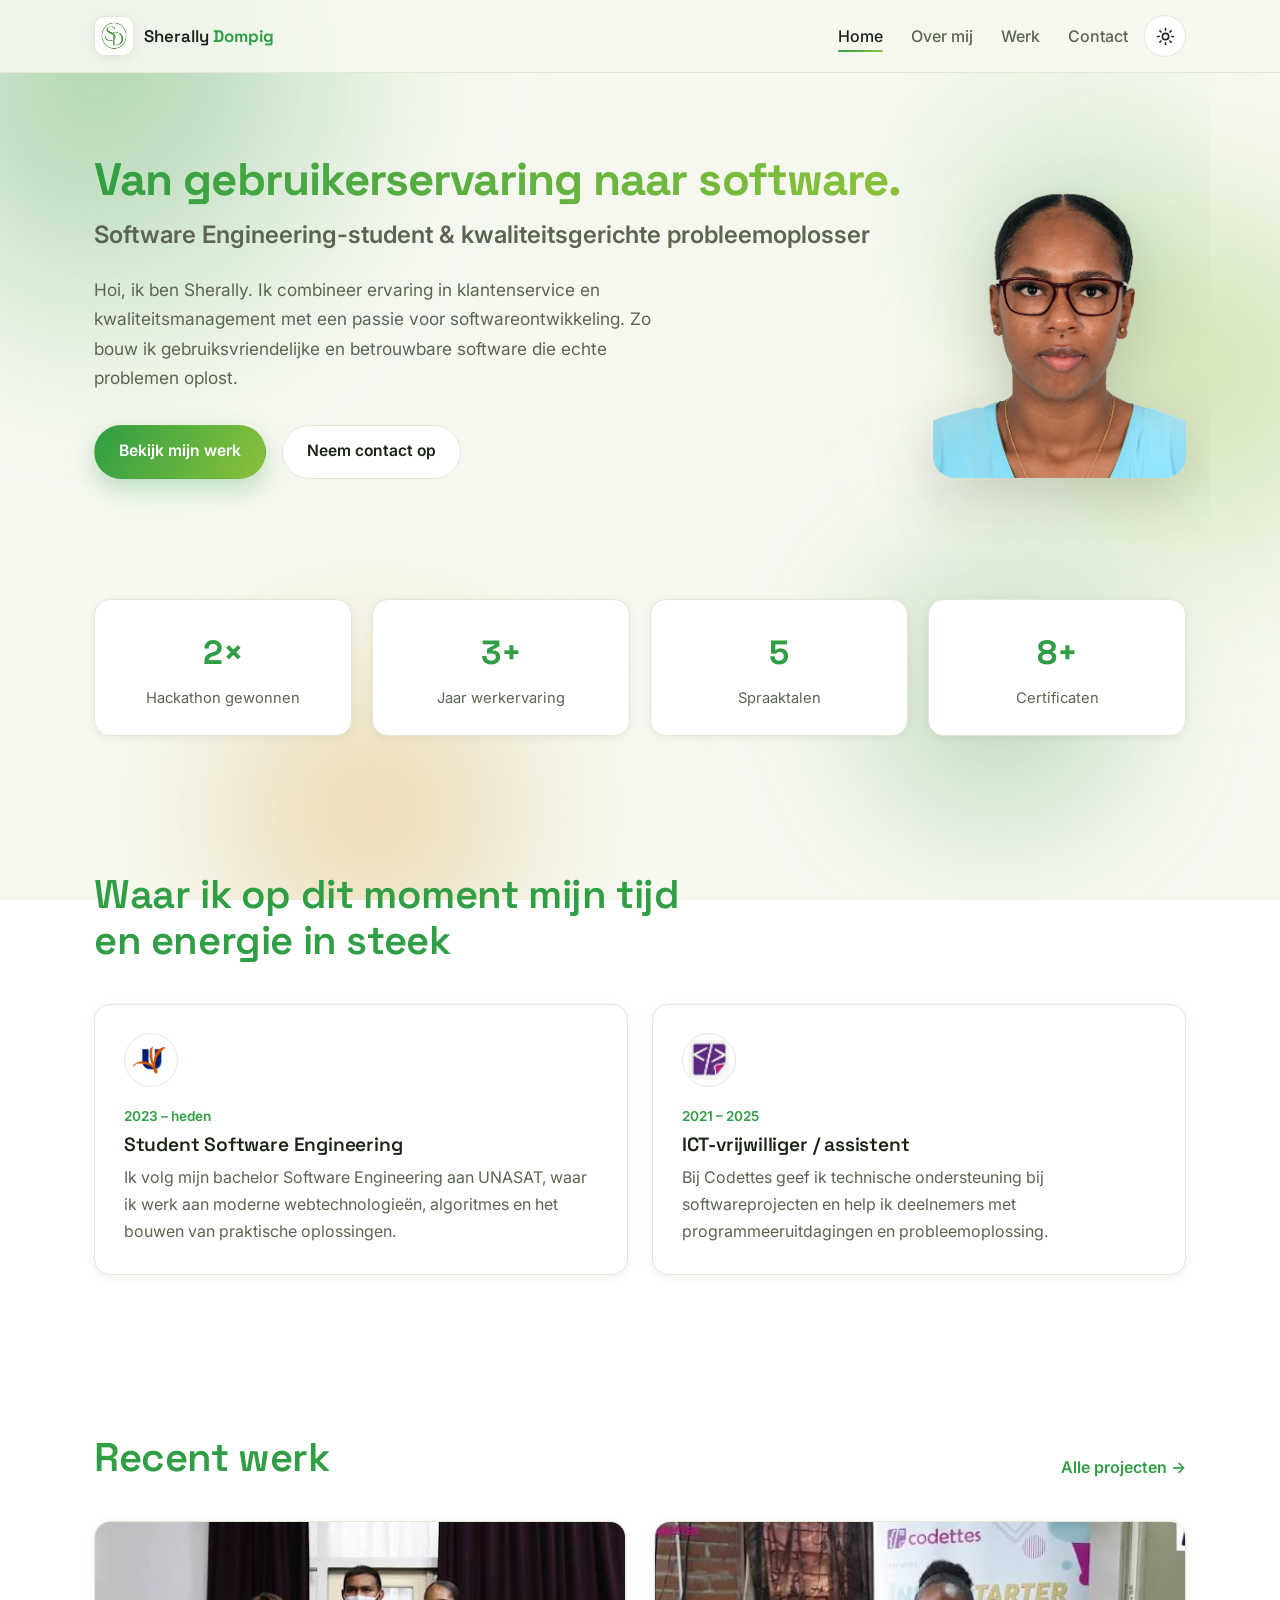
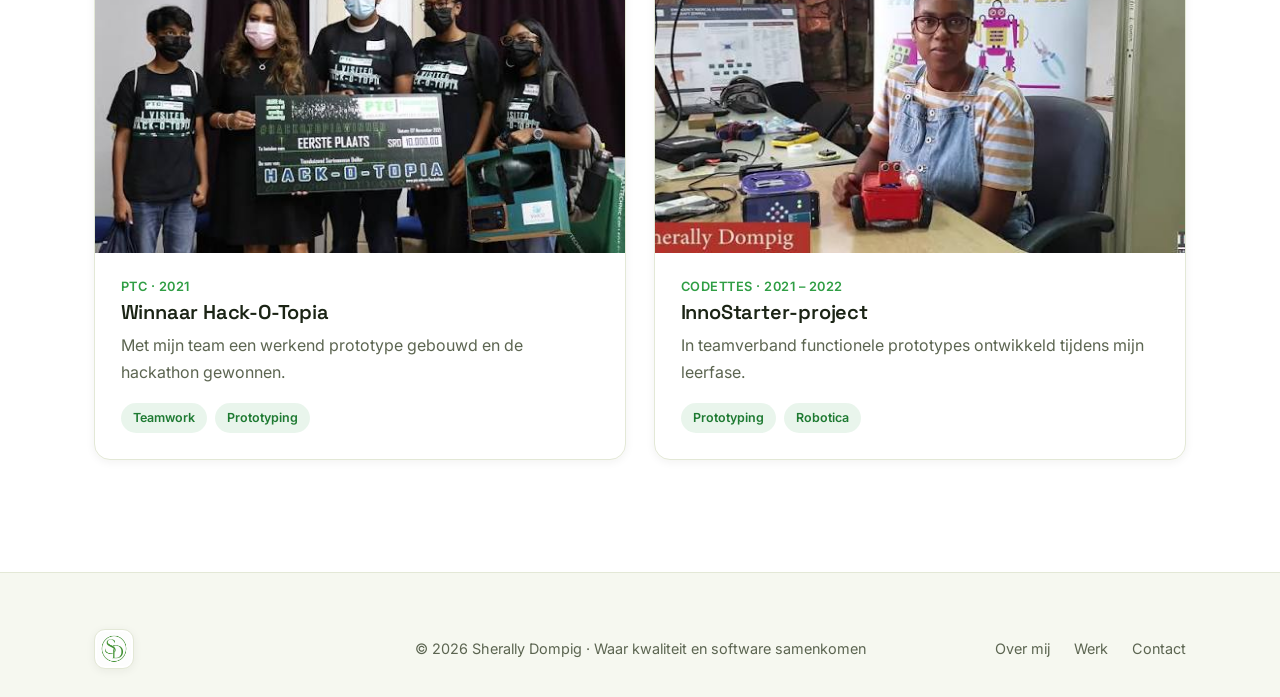
<file: index.html>
<!DOCTYPE html>
<html lang="nl" data-theme="light">
<head>
  <meta charset="UTF-8" />
  <meta name="viewport" content="width=device-width, initial-scale=1.0" />
  <meta name="description" content="Portfolio van Sherally Dompig — Software Engineering-student aan UNASAT in Paramaribo, Suriname. Tweevoudig hackathon-winnaar met een achtergrond in kwaliteit en klantenservice." />
  <title>Sherally Dompig — Software Engineering Student</title>

  <link rel="preconnect" href="https://fonts.googleapis.com" />
  <link rel="preconnect" href="https://fonts.gstatic.com" crossorigin />
  <link href="https://fonts.googleapis.com/css2?family=Space+Grotesk:wght@500;600;700&family=Inter:wght@400;500;600;700&display=swap" rel="stylesheet" />
  <link rel="stylesheet" href="css/main.css" />
</head>
<body class="has-glow">
  <header class="site-header">
    <nav class="nav container">
      <a href="index.html" class="logo" aria-label="Sherally Dompig — home">
        <img src="img/logo.png" alt="Logo Sherally Dompig" class="logo-mark" />
        <span class="logo-text">Sherally <b>Dompig</b></span>
      </a>
      <ul class="nav-menu" id="nav-menu">
        <li><a href="index.html" class="active">Home</a></li>
        <li><a href="about.html">Over mij</a></li>
        <li><a href="work.html">Werk</a></li>
        <li><a href="contact.html">Contact</a></li>
      </ul>
      <div class="nav-actions">
        <button class="theme-toggle" id="theme-toggle" aria-label="Wissel tussen licht en donker thema">
          <svg class="icon-sun" viewBox="0 0 24 24" fill="none" stroke="currentColor" stroke-width="2" stroke-linecap="round" stroke-linejoin="round" aria-hidden="true"><circle cx="12" cy="12" r="4"></circle><path d="M12 2v2M12 20v2M4.93 4.93l1.41 1.41M17.66 17.66l1.41 1.41M2 12h2M20 12h2M6.34 17.66l-1.41 1.41M19.07 4.93l-1.41 1.41"></path></svg>
          <svg class="icon-moon" viewBox="0 0 24 24" fill="none" stroke="currentColor" stroke-width="2" stroke-linecap="round" stroke-linejoin="round" aria-hidden="true"><path d="M21 12.79A9 9 0 1 1 11.21 3 7 7 0 0 0 21 12.79z"></path></svg>
        </button>
        <button class="nav-toggle" id="nav-toggle" aria-label="Menu openen" aria-expanded="false" aria-controls="nav-menu"><span></span><span></span><span></span></button>
      </div>
    </nav>
  </header>

  <main>
    <div class="glow-bg" aria-hidden="true">
      <span class="blob blob-1"></span>
      <span class="blob blob-2"></span>
      <span class="blob blob-3"></span>
      <span class="blob blob-4"></span>
    </div>
    <!-- hero -->
    <section class="hero container">
      <div class="hero-content">
        <h1 class="hero-title"><span class="text-gradient">Van gebruikerservaring naar software.</span></h1>
        <p class="hero-subtitle">Software Engineering-student &amp; kwaliteitsgerichte probleemoplosser</p>
        <p class="hero-text">
          Hoi, ik ben Sherally. Ik combineer ervaring in klantenservice en kwaliteitsmanagement met een passie
          voor softwareontwikkeling. Zo bouw ik gebruiksvriendelijke en betrouwbare software
          die echte problemen oplost.
        </p>
        <div class="hero-actions">
          <a href="work.html" class="btn btn-primary">Bekijk mijn werk</a>
          <a href="contact.html" class="btn btn-ghost">Neem contact op</a>
        </div>
      </div>

      <div class="hero-photo">
        <img src="img/sherally-cut.png" alt="Portret van Sherally Dompig" />
      </div>
    </section>

    <!-- kort wat cijfers -->
    <section class="container section-sm">
      <div class="stats">
        <div class="stat reveal"><div class="stat-num">2×</div><div class="stat-label">Hackathon gewonnen</div></div>
        <div class="stat reveal"><div class="stat-num">3+</div><div class="stat-label">Jaar werkervaring</div></div>
        <div class="stat reveal"><div class="stat-num">5</div><div class="stat-label">Spraaktalen</div></div>
        <div class="stat reveal"><div class="stat-num">8+</div><div class="stat-label">Certificaten</div></div>
      </div>
    </section>

    <!-- waar ik nu mee bezig ben -->
    <section class="section container">
      <div class="section-head reveal">
        <h2 class="section-title section-title--green">Waar ik op dit moment mijn tijd en energie in steek</h2>
      </div>
      <div class="cards">
        <article class="card reveal">
          <div class="card-icon card-icon--img"><img src="img/unasat.png" alt="UNASAT logo" /></div>
          <p class="meta">2023 – heden</p>
          <h3>Student Software Engineering</h3>
          <p>Ik volg mijn bachelor Software Engineering aan UNASAT, waar ik werk aan
             moderne webtechnologieën, algoritmes en het bouwen van praktische oplossingen.</p>
        </article>
        <article class="card reveal">
          <div class="card-icon card-icon--img"><img src="img/codettes.png" alt="Codettes logo" /></div>
          <p class="meta">2021 – 2025</p>
          <h3>ICT-vrijwilliger / assistent</h3>
          <p>Bij Codettes geef ik technische ondersteuning bij softwareprojecten en help
             ik deelnemers met programmeeruitdagingen en probleemoplossing.</p>
        </article>
      </div>
    </section>

    <!-- recent werk -->
    <section class="section container">
      <div class="section-title-row reveal">
        <div class="section-head section-head--flush">
          <h2 class="section-title section-title--green">Recent werk</h2>
        </div>
        <a href="work.html" class="link-arrow">Alle projecten →</a>
      </div>
      <div class="project-grid">
        <a href="hack-o-topia.html" class="project-card project-card--link reveal">
          <div class="project-thumb"><img src="img/projects/hackotopia.png" alt="Prijsuitreiking PTC Hack-O-Topia" /></div>
          <div class="project-body">
            <p class="meta">PTC · 2021</p>
            <h3>Winnaar Hack-O-Topia</h3>
            <p>Met mijn team een werkend prototype gebouwd en de hackathon gewonnen.</p>
            <div class="tags"><span class="tag">Teamwork</span><span class="tag">Prototyping</span></div>
          </div>
        </a>
        <a href="innostarter.html" class="project-card project-card--link reveal">
          <div class="project-thumb"><img src="img/projects/hackathons.png" alt="Codettes InnoStarter project met robot" /></div>
          <div class="project-body">
            <p class="meta">Codettes · 2021 – 2022</p>
            <h3>InnoStarter-project</h3>
            <p>In teamverband functionele prototypes ontwikkeld tijdens mijn leerfase.</p>
            <div class="tags"><span class="tag">Prototyping</span><span class="tag">Robotica</span></div>
          </div>
        </a>
      </div>
    </section>

  </main>

  <footer class="site-footer">
    <div class="container">
      <div class="footer-bottom">
        <a href="index.html" class="footer-logo" aria-label="Home"><img src="img/logo.png" alt="Logo Sherally Dompig" class="logo-mark" /></a>
        <p>&copy; <span id="year"></span> Sherally Dompig &middot; Waar kwaliteit en software samenkomen</p>
        <ul class="footer-nav">
          <li><a href="about.html">Over mij</a></li>
          <li><a href="work.html">Werk</a></li>
          <li><a href="contact.html">Contact</a></li>
        </ul>
      </div>
    </div>
  </footer>

  <script src="js/main.js"></script>
</body>
</html>
</file>
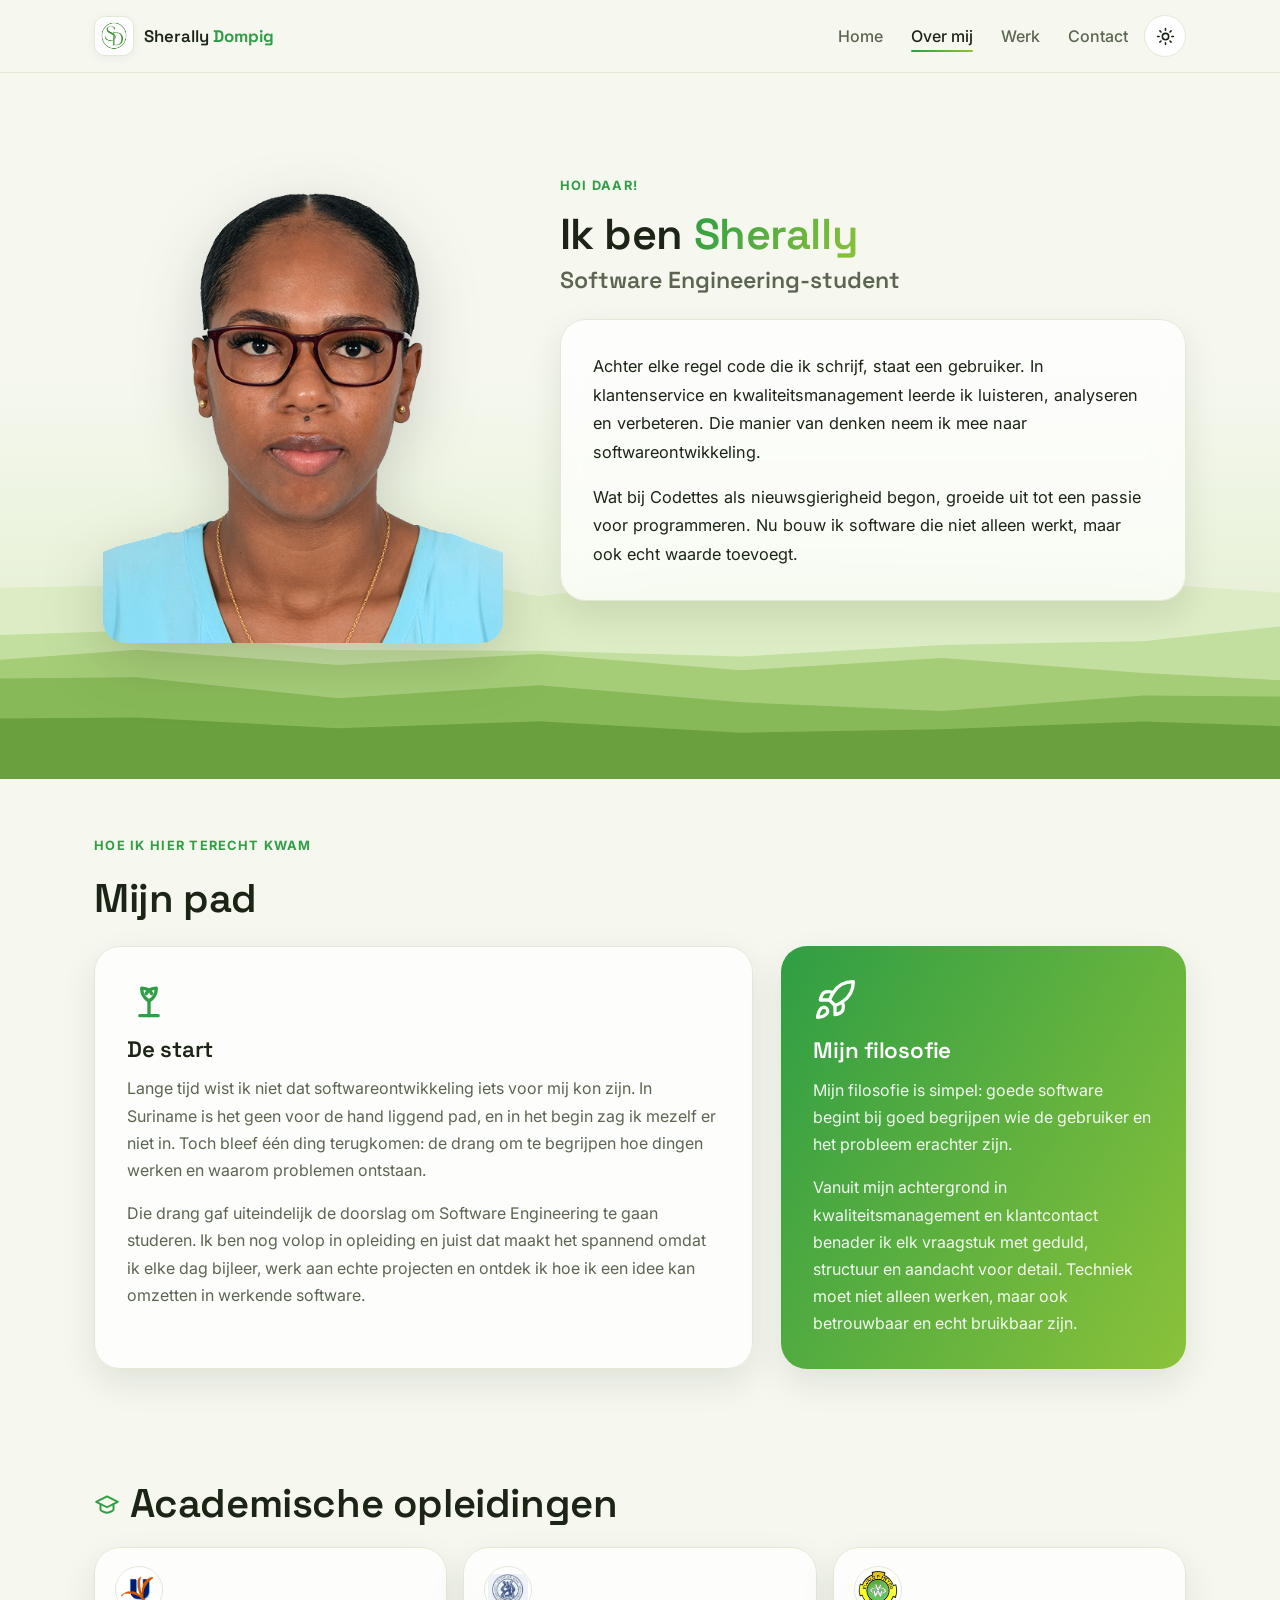
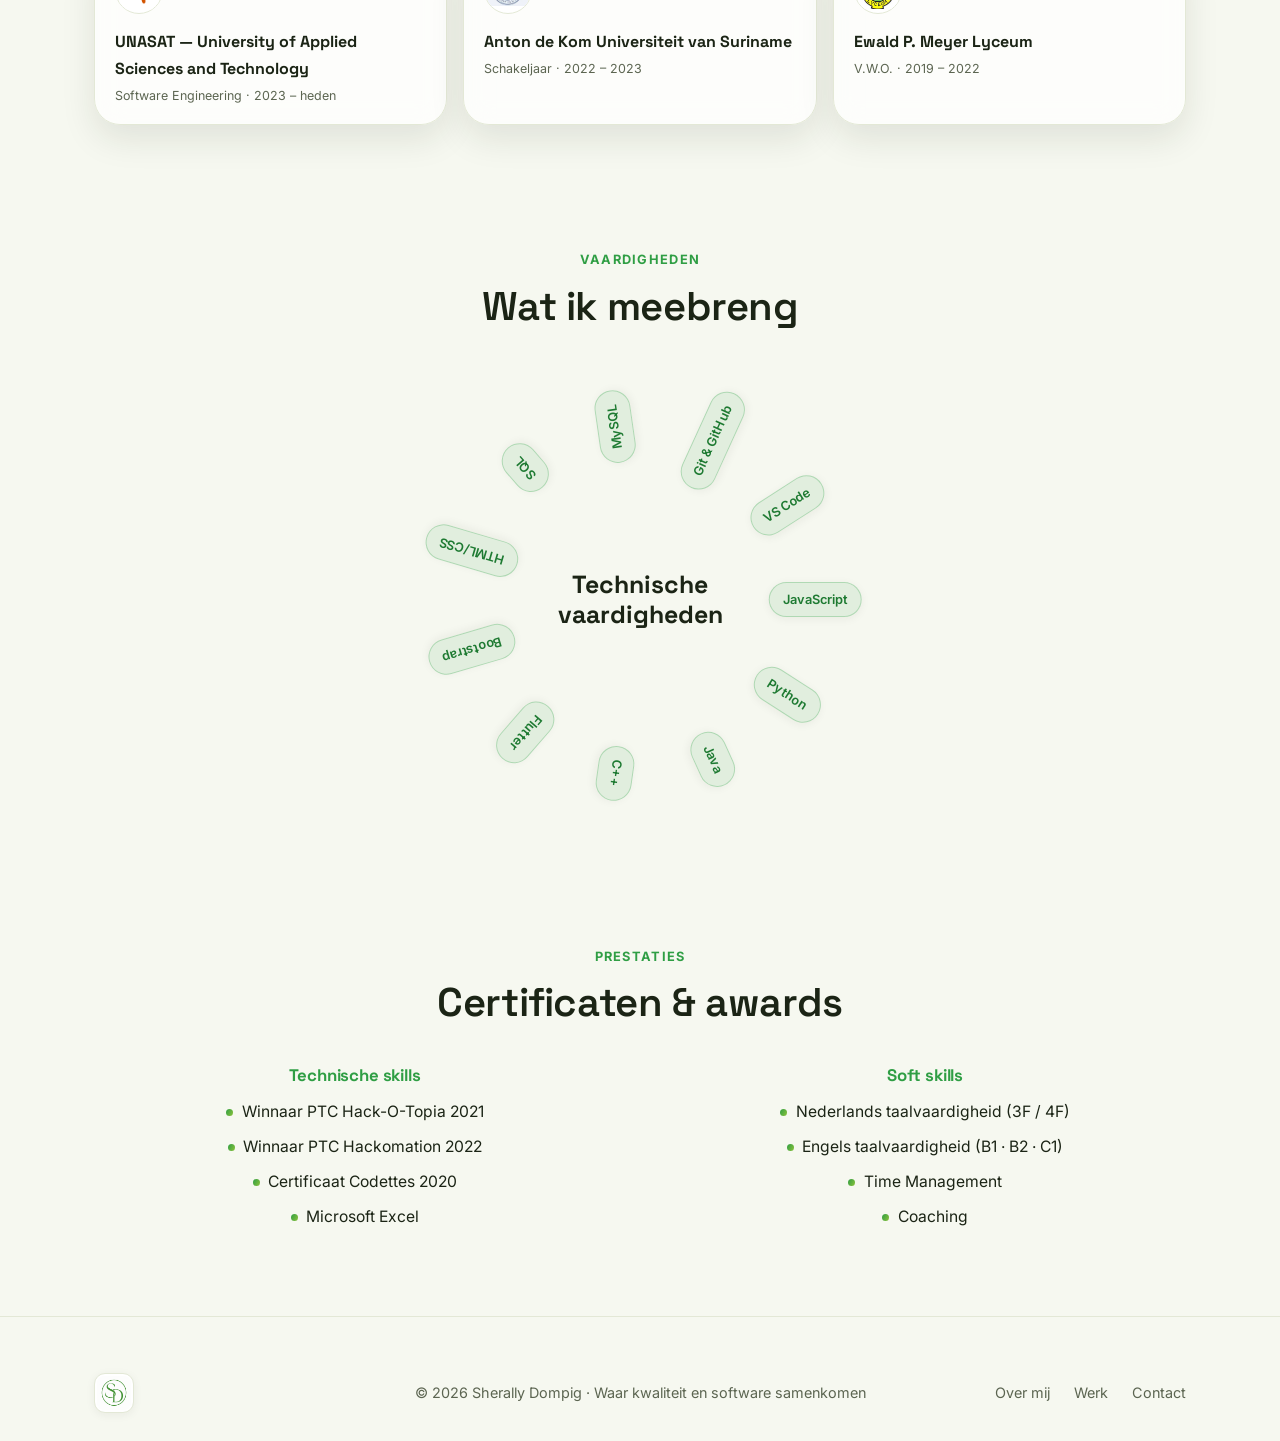
<file: about.html>
<!DOCTYPE html>
<html lang="nl" data-theme="light">
<head>
  <meta charset="UTF-8" />
  <meta name="viewport" content="width=device-width, initial-scale=1.0" />
  <meta name="description" content="Meer over Sherally Dompig: achtergrond, opleiding aan UNASAT, werkervaring, certificaten, talen en vaardigheden." />
  <title>Over mij — Sherally Dompig</title>

  <link rel="preconnect" href="https://fonts.googleapis.com" />
  <link rel="preconnect" href="https://fonts.gstatic.com" crossorigin />
  <link href="https://fonts.googleapis.com/css2?family=Space+Grotesk:wght@500;600;700&family=Inter:wght@400;500;600;700&display=swap" rel="stylesheet" />
  <link rel="stylesheet" href="css/main.css?v=2" />
  <link rel="stylesheet" href="css/about.css?v=2" />
</head>
<body>
  <header class="site-header">
    <nav class="nav container">
      <a href="index.html" class="logo" aria-label="Sherally Dompig — home">
        <img src="img/logo.png" alt="Logo Sherally Dompig" class="logo-mark" />
        <span class="logo-text">Sherally <b>Dompig</b></span>
      </a>
      <ul class="nav-menu" id="nav-menu">
        <li><a href="index.html">Home</a></li>
        <li><a href="about.html" class="active">Over mij</a></li>
        <li><a href="work.html">Werk</a></li>
        <li><a href="contact.html">Contact</a></li>
      </ul>
      <div class="nav-actions">
        <button class="theme-toggle" id="theme-toggle" aria-label="Wissel tussen licht en donker thema">
          <svg class="icon-sun" viewBox="0 0 24 24" fill="none" stroke="currentColor" stroke-width="2" stroke-linecap="round" stroke-linejoin="round" aria-hidden="true"><circle cx="12" cy="12" r="4"></circle><path d="M12 2v2M12 20v2M4.93 4.93l1.41 1.41M17.66 17.66l1.41 1.41M2 12h2M20 12h2M6.34 17.66l-1.41 1.41M19.07 4.93l-1.41 1.41"></path></svg>
          <svg class="icon-moon" viewBox="0 0 24 24" fill="none" stroke="currentColor" stroke-width="2" stroke-linecap="round" stroke-linejoin="round" aria-hidden="true"><path d="M21 12.79A9 9 0 1 1 11.21 3 7 7 0 0 0 21 12.79z"></path></svg>
        </button>
        <button class="nav-toggle" id="nav-toggle" aria-label="Menu openen" aria-expanded="false" aria-controls="nav-menu"><span></span><span></span><span></span></button>
      </div>
    </nav>
  </header>

  <main class="about-page">
    <!-- intro -->
    <section class="about-hero">
      <div class="about-waves" aria-hidden="true">
        <svg viewBox="0 0 960 540" preserveAspectRatio="none" xmlns="http://www.w3.org/2000/svg">
          <path class="wave wave-1" fill="#dcecc4" d="M0 365L137 342L274 319L411 370L549 347L686 331L823 355L960 359L960 541L823 541L686 541L549 541L411 541L274 541L137 541L0 541Z">
            <animate attributeName="d" dur="7s" repeatCount="indefinite"
              values="M0 365L137 342L274 319L411 370L549 347L686 331L823 355L960 359L960 541L823 541L686 541L549 541L411 541L274 541L137 541L0 541Z;
                      M0 340L137 360L274 330L411 350L549 325L686 355L823 340L960 365L960 541L823 541L686 541L549 541L411 541L274 541L137 541L0 541Z;
                      M0 365L137 342L274 319L411 370L549 347L686 331L823 355L960 359L960 541L823 541L686 541L549 541L411 541L274 541L137 541L0 541Z" />
          </path>
          <path class="wave wave-2" fill="#c3dfa0" d="M0 408L137 379L274 422L411 405L549 429L686 417L823 396L960 374L960 541L823 541L686 541L549 541L411 541L274 541L137 541L0 541Z">
            <animate attributeName="d" dur="8.5s" repeatCount="indefinite"
              values="M0 408L137 379L274 422L411 405L549 429L686 417L823 396L960 374L960 541L823 541L686 541L549 541L411 541L274 541L137 541L0 541Z;
                      M0 390L137 420L274 400L411 430L549 405L686 395L823 420L960 400L960 541L823 541L686 541L549 541L411 541L274 541L137 541L0 541Z;
                      M0 408L137 379L274 422L411 405L549 429L686 417L823 396L960 374L960 541L823 541L686 541L549 541L411 541L274 541L137 541L0 541Z" />
          </path>
          <path class="wave wave-3" fill="#a5cd77" d="M0 421L137 407L274 412L411 425L549 427L686 413L823 452L960 443L960 541L823 541L686 541L549 541L411 541L274 541L137 541L0 541Z">
            <animate attributeName="d" dur="6.5s" repeatCount="indefinite"
              values="M0 421L137 407L274 412L411 425L549 427L686 413L823 452L960 443L960 541L823 541L686 541L549 541L411 541L274 541L137 541L0 541Z;
                      M0 435L137 420L274 445L411 410L549 440L686 430L823 420L960 450L960 541L823 541L686 541L549 541L411 541L274 541L137 541L0 541Z;
                      M0 421L137 407L274 412L411 425L549 427L686 413L823 452L960 443L960 541L823 541L686 541L549 541L411 541L274 541L137 541L0 541Z" />
          </path>
          <path class="wave wave-4" fill="#88b957" d="M0 435L137 446L274 467L411 436L549 476L686 481L823 449L960 465L960 541L823 541L686 541L549 541L411 541L274 541L137 541L0 541Z">
            <animate attributeName="d" dur="9s" repeatCount="indefinite"
              values="M0 435L137 446L274 467L411 436L549 476L686 481L823 449L960 465L960 541L823 541L686 541L549 541L411 541L274 541L137 541L0 541Z;
                      M0 455L137 430L274 450L411 470L549 445L686 460L823 475L960 450L960 541L823 541L686 541L549 541L411 541L274 541L137 541L0 541Z;
                      M0 435L137 446L274 467L411 436L549 476L686 481L823 449L960 465L960 541L823 541L686 541L549 541L411 541L274 541L137 541L0 541Z" />
          </path>
          <path class="wave wave-5" fill="#6ba03f" d="M0 475L137 487L274 483L411 490L549 502L686 481L823 479L960 487L960 541L823 541L686 541L549 541L411 541L274 541L137 541L0 541Z">
            <animate attributeName="d" dur="7.5s" repeatCount="indefinite"
              values="M0 475L137 487L274 483L411 490L549 502L686 481L823 479L960 487L960 541L823 541L686 541L549 541L411 541L274 541L137 541L0 541Z;
                      M0 490L137 470L274 500L411 475L549 485L686 505L823 490L960 495L960 541L823 541L686 541L549 541L411 541L274 541L137 541L0 541Z;
                      M0 475L137 487L274 483L411 490L549 502L686 481L823 479L960 487L960 541L823 541L686 541L549 541L411 541L274 541L137 541L0 541Z" />
          </path>
        </svg>
      </div>
    <div class="about-intro container">
      <div class="about-intro-photo reveal from-left">
        <div class="about-portrait">
          <img src="img/sherally-cut.png" alt="Portret van Sherally Dompig" />
        </div>
      </div>
      <div class="about-intro-text reveal from-right">
        <div class="about-intro-head">
          <span class="section-eyebrow">Hoi daar!</span>
          <h1>Ik ben <span class="text-gradient">Sherally</span></h1>
          <p class="about-intro-subtitle">Software Engineering-student</p>
        </div>
        <div class="glass-card about-intro-card">
          <p>Achter elke regel code die ik schrijf, staat een gebruiker. In klantenservice en
             kwaliteitsmanagement leerde ik luisteren, analyseren en verbeteren. Die manier
             van denken neem ik mee naar softwareontwikkeling.</p>
          <p>Wat bij Codettes als nieuwsgierigheid begon, groeide uit tot een passie voor
             programmeren. Nu bouw ik software die niet alleen werkt, maar ook echt waarde
             toevoegt.</p>
        </div>
      </div>
    </div>
    </section>
    <!-- mijn pad -->
    <section class="about-path container">
      <div class="about-path-title reveal">
        <span class="section-eyebrow">Hoe ik hier terecht kwam</span>
        <h2 class="section-title">Mijn pad</h2>
      </div>
      <div class="about-path-content">
        <div class="glass-card path-origin reveal from-left">
          <div class="path-origin-icon" aria-hidden="true">
            <svg viewBox="0 0 24 24" fill="none" stroke="currentColor" stroke-width="1.8" stroke-linecap="round" stroke-linejoin="round">
              <path d="M7 20h10"></path>
              <path d="M12 20v-8"></path>
              <path d="M12 12c-2.5-1.5-4-4-4-7 2.5 0 4.5 1.2 5.5 3"></path>
              <path d="M12 12c2.5-1.5 4-4 4-7-2.5 0-4.5 1.2-5.5 3"></path>
            </svg>
          </div>
          <h3 class="path-heading">De start</h3>
          <div class="path-text">
            <p>Lange tijd wist ik niet dat softwareontwikkeling iets voor mij kon zijn. In
               Suriname is het geen voor de hand liggend pad, en in het begin zag ik mezelf er
               niet in. Toch bleef één ding terugkomen: de drang om te begrijpen hoe dingen
               werken en waarom problemen ontstaan.</p>
            <p>Die drang gaf uiteindelijk de doorslag om Software Engineering te gaan studeren.
               Ik ben nog volop in opleiding en juist dat maakt het spannend omdat ik elke dag
               bijleer, werk aan echte projecten en ontdek ik hoe ik een idee kan omzetten in
               werkende software.</p>
          </div>
        </div>
        <div class="path-philosophy reveal from-right">
          <div class="path-philosophy-icon">
            <svg viewBox="0 0 24 24" fill="none" stroke="currentColor" stroke-width="1.8" stroke-linecap="round" stroke-linejoin="round"><path d="M4.5 16.5c-1.5 1.26-2 5-2 5s3.74-.5 5-2c.71-.84.7-2.13-.09-2.91a2.18 2.18 0 0 0-2.91-.09z"></path><path d="M12 15l-3-3a22 22 0 0 1 2-3.95A12.88 12.88 0 0 1 22 2c0 2.72-.78 7.5-6 11a22.35 22.35 0 0 1-4 2z"></path><path d="M9 12H4s.55-3.03 2-4c1.62-1.08 5 0 5 0M12 15v5s3.03-.55 4-2c1.08-1.62 0-5 0-5"></path></svg>
          </div>
          <div class="path-philosophy-body">
            <h3 class="path-heading inverted">Mijn filosofie</h3>
            <div class="path-text">
              <p>Mijn filosofie is simpel: goede software begint bij goed begrijpen wie de
                 gebruiker en het probleem erachter zijn.</p>
              <p>Vanuit mijn achtergrond in kwaliteitsmanagement en klantcontact benader ik elk
                 vraagstuk met geduld, structuur en aandacht voor detail. Techniek moet niet
                 alleen werken, maar ook betrouwbaar en echt bruikbaar zijn.</p>
            </div>
          </div>
        </div>
      </div>
    </section>

    <!-- opleidingen -->
    <section class="about-standings container">
      <div class="about-academic">
        <div class="icon-title reveal">
          <span class="it-icon">
            <svg viewBox="0 0 24 24" fill="none" stroke="currentColor" stroke-width="1.8" stroke-linecap="round" stroke-linejoin="round"><path d="M22 10L12 5 2 10l10 5 10-5z"></path><path d="M6 12v5c0 1 3 3 6 3s6-2 6-3v-5"></path></svg>
          </span>
          <h2 class="section-title">Academische opleidingen</h2>
        </div>
        <div class="acad-cards">
          <div class="glass-card acad-card reveal">
            <span class="acad-icon acad-icon--logo">
              <img src="img/unasat.png" alt="Logo UNASAT" />
            </span>
            <div class="acad-details">
              <div class="acad-title">UNASAT — University of Applied Sciences and Technology</div>
              <div class="acad-extra">Software Engineering · 2023 – heden</div>
            </div>
          </div>
          <div class="glass-card acad-card reveal">
            <span class="acad-icon acad-icon--logo">
              <img src="img/adek.jpg" alt="Logo Anton de Kom Universiteit van Suriname" />
            </span>
            <div class="acad-details">
              <div class="acad-title">Anton de Kom Universiteit van Suriname</div>
              <div class="acad-extra">Schakeljaar · 2022 – 2023</div>
            </div>
          </div>
          <div class="glass-card acad-card reveal">
            <span class="acad-icon acad-icon--logo">
              <img src="img/lyceum.jpg" alt="Logo Ewald P. Meyer Lyceum" />
            </span>
            <div class="acad-details">
              <div class="acad-title">Ewald P. Meyer Lyceum</div>
              <div class="acad-extra">V.W.O. · 2019 – 2022</div>
            </div>
          </div>
        </div>
      </div>

    </section>

    <!-- vaardigheden -->
    <section class="about-section container">
      <div class="section-head center reveal">
        <span class="section-eyebrow">Vaardigheden</span>
        <h2 class="section-title">Wat ik meebreng</h2>
      </div>

      <!-- skills cirkel -->
      <div class="skills-orbit" aria-hidden="true">
        <div class="orbit-center"><span>Technische<br />vaardigheden</span></div>
        <div class="orbit">
          <span class="orbit-pill">JavaScript</span>
          <span class="orbit-pill">Python</span>
          <span class="orbit-pill">Java</span>
          <span class="orbit-pill">C++</span>
          <span class="orbit-pill">Flutter</span>
          <span class="orbit-pill">Bootstrap</span>
          <span class="orbit-pill">HTML/CSS</span>
          <span class="orbit-pill">SQL</span>
          <span class="orbit-pill">MySQL</span>
          <span class="orbit-pill">Git &amp; GitHub</span>
          <span class="orbit-pill">VS Code</span>
        </div>
      </div>
    </section>

    <!-- certificaten & awards -->
    <section class="about-section">
      <div class="container">
        <div class="section-head center reveal">
          <span class="section-eyebrow">Prestaties</span>
          <h2 class="section-title">Certificaten &amp; awards</h2>
        </div>
        <div class="award-columns reveal">
          <div class="award-column">
            <h3 class="award-column-title">Technische skills</h3>
            <ul class="award-list">
              <li>Winnaar PTC Hack-O-Topia 2021</li>
              <li>Winnaar PTC Hackomation 2022</li>
              <li>Certificaat Codettes 2020</li>
              <li>Microsoft Excel</li>
            </ul>
          </div>
          <div class="award-column">
            <h3 class="award-column-title">Soft skills</h3>
            <ul class="award-list">
              <li>Nederlands taalvaardigheid (3F / 4F)</li>
              <li>Engels taalvaardigheid (B1 · B2 · C1)</li>
              <li>Time Management</li>
              <li>Coaching</li>
            </ul>
          </div>
        </div>
      </div>
    </section>

  </main>

  <footer class="site-footer">
    <div class="container">
      <div class="footer-bottom">
        <a href="index.html" class="footer-logo" aria-label="Home"><img src="img/logo.png" alt="Logo Sherally Dompig" class="logo-mark" /></a>
        <p>&copy; <span id="year"></span> Sherally Dompig &middot; Waar kwaliteit en software samenkomen</p>
        <ul class="footer-nav">
          <li><a href="about.html">Over mij</a></li>
          <li><a href="work.html">Werk</a></li>
          <li><a href="contact.html">Contact</a></li>
        </ul>
      </div>
    </div>
  </footer>

  <script src="js/main.js"></script>
</body>
</html>
</file>
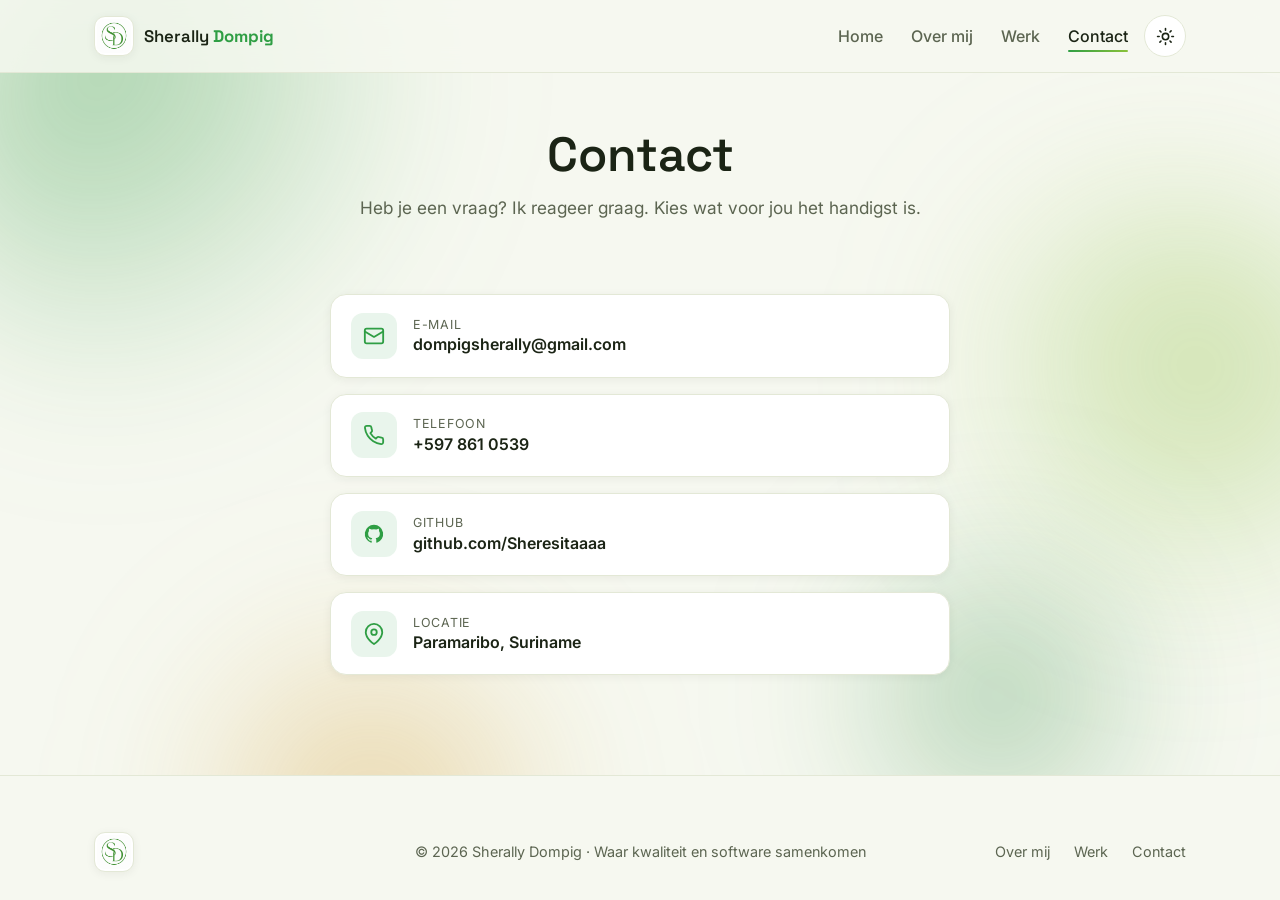
<file: contact.html>
<!DOCTYPE html>
<html lang="nl" data-theme="light">
<head>
  <meta charset="UTF-8" />
  <meta name="viewport" content="width=device-width, initial-scale=1.0" />
  <meta name="description" content="Neem contact op met Sherally Dompig via e-mail, telefoon of GitHub, of stuur direct een bericht." />
  <title>Contact — Sherally Dompig</title>

  <link rel="preconnect" href="https://fonts.googleapis.com" />
  <link rel="preconnect" href="https://fonts.gstatic.com" crossorigin />
  <link href="https://fonts.googleapis.com/css2?family=Space+Grotesk:wght@500;600;700&family=Inter:wght@400;500;600;700&display=swap" rel="stylesheet" />
  <link rel="stylesheet" href="css/main.css" />
  <link rel="stylesheet" href="css/contact.css" />
</head>
<body class="has-glow">
  <header class="site-header">
    <nav class="nav container">
      <a href="index.html" class="logo" aria-label="Sherally Dompig — home">
        <img src="img/logo.png" alt="Logo Sherally Dompig" class="logo-mark" />
        <span class="logo-text">Sherally <b>Dompig</b></span>
      </a>
      <ul class="nav-menu" id="nav-menu">
        <li><a href="index.html">Home</a></li>
        <li><a href="about.html">Over mij</a></li>
        <li><a href="work.html">Werk</a></li>
        <li><a href="contact.html" class="active">Contact</a></li>
      </ul>
      <div class="nav-actions">
        <button class="theme-toggle" id="theme-toggle" aria-label="Wissel tussen licht en donker thema">
          <svg class="icon-sun" viewBox="0 0 24 24" fill="none" stroke="currentColor" stroke-width="2" stroke-linecap="round" stroke-linejoin="round" aria-hidden="true"><circle cx="12" cy="12" r="4"></circle><path d="M12 2v2M12 20v2M4.93 4.93l1.41 1.41M17.66 17.66l1.41 1.41M2 12h2M20 12h2M6.34 17.66l-1.41 1.41M19.07 4.93l-1.41 1.41"></path></svg>
          <svg class="icon-moon" viewBox="0 0 24 24" fill="none" stroke="currentColor" stroke-width="2" stroke-linecap="round" stroke-linejoin="round" aria-hidden="true"><path d="M21 12.79A9 9 0 1 1 11.21 3 7 7 0 0 0 21 12.79z"></path></svg>
        </button>
        <button class="nav-toggle" id="nav-toggle" aria-label="Menu openen" aria-expanded="false" aria-controls="nav-menu"><span></span><span></span><span></span></button>
      </div>
    </nav>
  </header>

  <main>
    <div class="glow-bg" aria-hidden="true">
      <span class="blob blob-1"></span>
      <span class="blob blob-2"></span>
      <span class="blob blob-3"></span>
      <span class="blob blob-4"></span>
    </div>
    <section class="page-hero container">
      <h1 class="contact-eyebrow">Contact</h1>
      <p>Heb je een vraag? Ik reageer graag. Kies wat voor jou het handigst is.</p>
    </section>

    <section class="section-sm container">
      <div class="contact-layout">
        <!-- contactgegevens -->
        <div class="contact-info">
          <a class="contact-item" href="https://mail.google.com/mail/?view=cm&amp;fs=1&amp;to=dompigsherally@gmail.com&amp;su=Contact%20via%20je%20portfolio" target="_blank" rel="noopener">
            <span class="contact-ico"><svg viewBox="0 0 24 24" fill="none" stroke="currentColor" stroke-width="2" stroke-linecap="round" stroke-linejoin="round"><rect x="2" y="4" width="20" height="16" rx="2"></rect><path d="m22 7-10 6L2 7"></path></svg></span>
            <span><span class="contact-label">E-mail</span><span class="contact-value">dompigsherally@gmail.com</span></span>
          </a>
          <a class="contact-item" href="sherally-dompig.vcf" download>
            <span class="contact-ico"><svg viewBox="0 0 24 24" fill="none" stroke="currentColor" stroke-width="2" stroke-linecap="round" stroke-linejoin="round"><path d="M22 16.92v3a2 2 0 0 1-2.18 2 19.8 19.8 0 0 1-8.63-3.07 19.5 19.5 0 0 1-6-6 19.8 19.8 0 0 1-3.07-8.67A2 2 0 0 1 4.11 2h3a2 2 0 0 1 2 1.72c.13.96.36 1.9.7 2.81a2 2 0 0 1-.45 2.11L8.09 9.91a16 16 0 0 0 6 6l1.27-1.27a2 2 0 0 1 2.11-.45c.9.34 1.85.57 2.81.7A2 2 0 0 1 22 16.92z"></path></svg></span>
            <span><span class="contact-label">Telefoon</span><span class="contact-value">+597 861 0539</span></span>
          </a>
          <a class="contact-item" href="https://github.com/Sheresitaaaa" target="_blank" rel="noopener">
            <span class="contact-ico"><svg viewBox="0 0 24 24" fill="currentColor" aria-hidden="true"><path d="M12 2A10 10 0 0 0 8.84 21.5c.5.08.66-.22.66-.48v-1.7c-2.78.6-3.37-1.34-3.37-1.34-.45-1.16-1.1-1.47-1.1-1.47-.9-.62.07-.6.07-.6 1 .07 1.53 1.03 1.53 1.03.9 1.52 2.34 1.08 2.9.83.1-.65.35-1.09.63-1.34-2.22-.25-4.55-1.11-4.55-4.94 0-1.09.39-1.98 1.03-2.68-.1-.25-.45-1.27.1-2.65 0 0 .84-.27 2.75 1.02a9.5 9.5 0 0 1 5 0c1.91-1.29 2.75-1.02 2.75-1.02.55 1.38.2 2.4.1 2.65.64.7 1.03 1.59 1.03 2.68 0 3.84-2.34 4.68-4.57 4.93.36.31.68.92.68 1.85v2.74c0 .27.16.57.67.48A10 10 0 0 0 12 2z"></path></svg></span>
            <span><span class="contact-label">GitHub</span><span class="contact-value">github.com/Sheresitaaaa</span></span>
          </a>
          <a class="contact-item" href="https://www.google.com/maps?q=Paramaribo,Suriname" rel="noopener">
            <span class="contact-ico"><svg viewBox="0 0 24 24" fill="none" stroke="currentColor" stroke-width="2" stroke-linecap="round" stroke-linejoin="round"><path d="M21 10c0 7-9 13-9 13s-9-6-9-13a9 9 0 0 1 18 0z"></path><circle cx="12" cy="10" r="3"></circle></svg></span>
            <span><span class="contact-label">Locatie</span><span class="contact-value">Paramaribo, Suriname</span></span>
          </a>
        </div>
      </div>
    </section>
  </main>

  <footer class="site-footer">
    <div class="container">
      <div class="footer-bottom">
        <a href="index.html" class="footer-logo" aria-label="Home"><img src="img/logo.png" alt="Logo Sherally Dompig" class="logo-mark" /></a>
        <p>&copy; <span id="year"></span> Sherally Dompig &middot; Waar kwaliteit en software samenkomen</p>
        <ul class="footer-nav">
          <li><a href="about.html">Over mij</a></li>
          <li><a href="work.html">Werk</a></li>
          <li><a href="contact.html">Contact</a></li>
        </ul>
      </div>
    </div>
  </footer>

  <script src="js/main.js"></script>
</body>
</html>
</file>
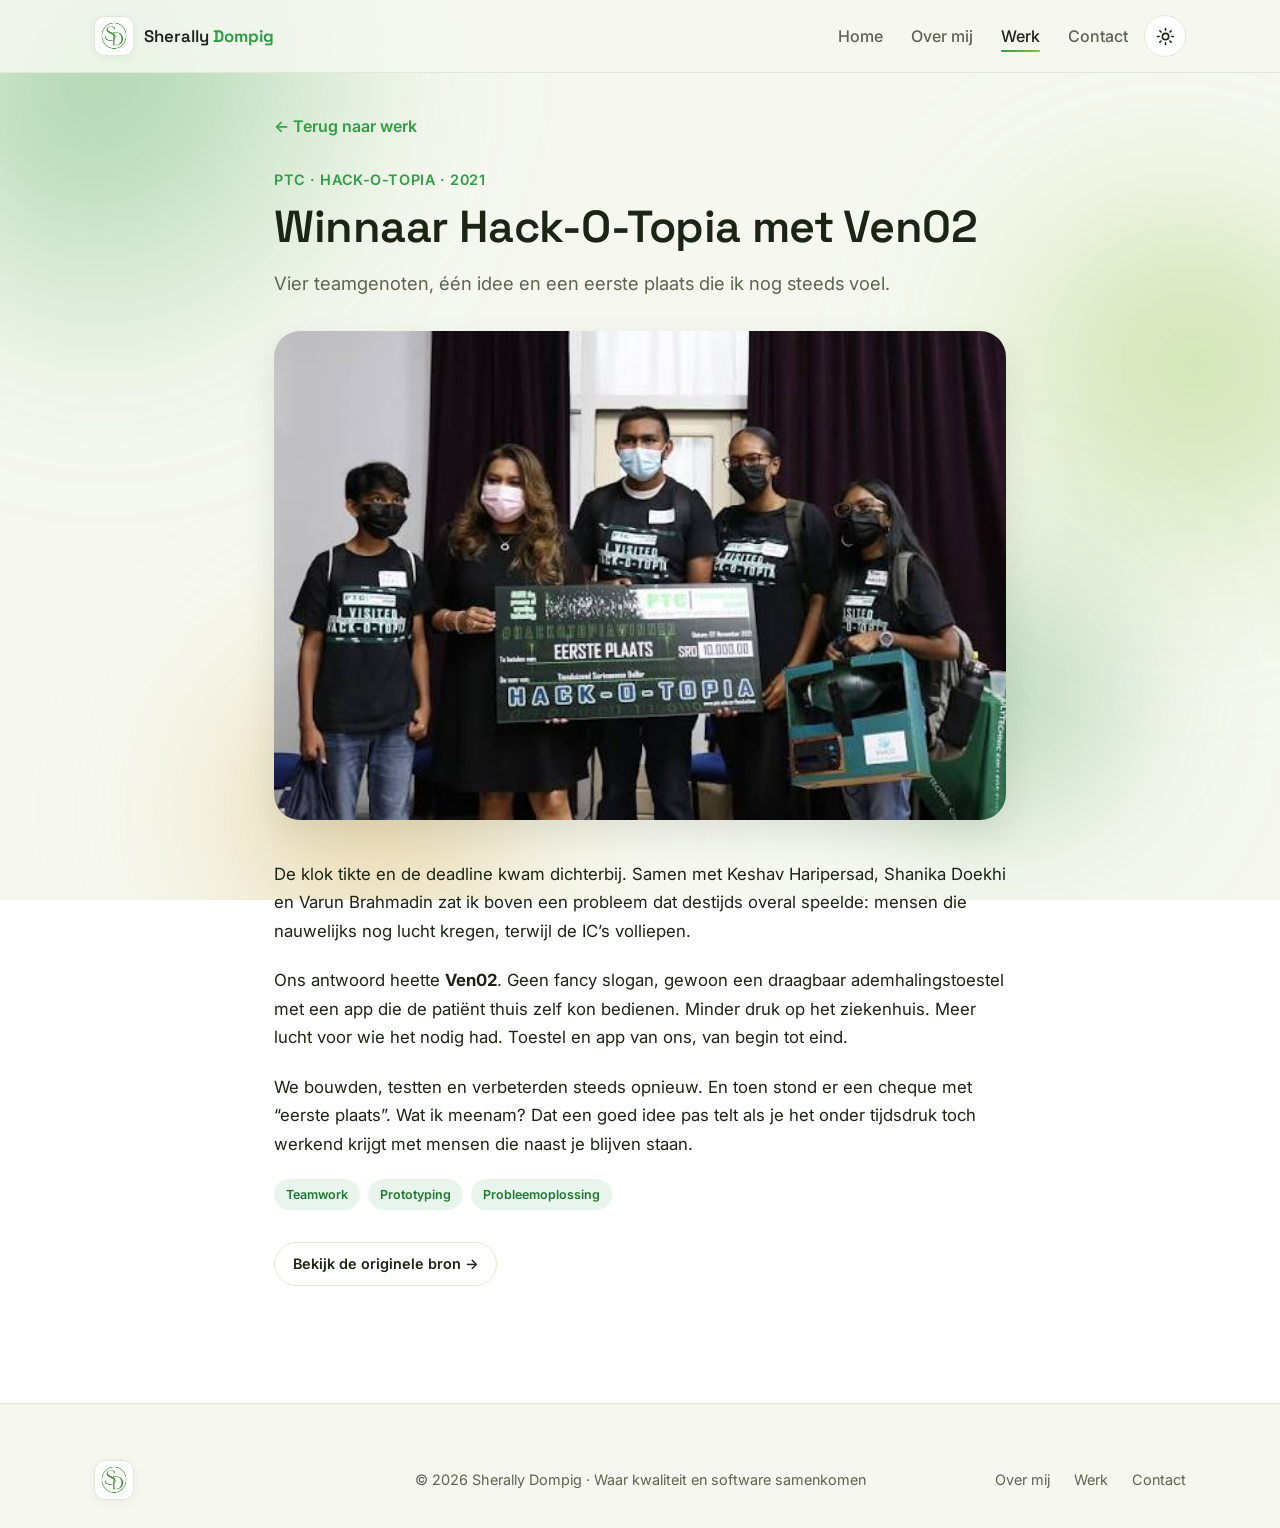
<file: hack-o-topia.html>
<!DOCTYPE html>
<html lang="nl" data-theme="light">
<head>
  <meta charset="UTF-8" />
  <meta name="viewport" content="width=device-width, initial-scale=1.0" />
  <meta name="description" content="Artikel over de winst van Hack-O-Topia met Ven02, een draagbaar ademhalingstoestel met app, ontwikkeld door het team van Sherally Dompig." />
  <title>Winnaar Hack-O-Topia — Sherally Dompig</title>

  <link rel="preconnect" href="https://fonts.googleapis.com" />
  <link rel="preconnect" href="https://fonts.gstatic.com" crossorigin />
  <link href="https://fonts.googleapis.com/css2?family=Space+Grotesk:wght@500;600;700&family=Inter:wght@400;500;600;700&display=swap" rel="stylesheet" />
  <link rel="stylesheet" href="css/main.css" />
  <link rel="stylesheet" href="css/work.css" />
  <link rel="stylesheet" href="css/article.css" />
</head>
<body class="has-glow">
  <header class="site-header">
    <nav class="nav container">
      <a href="index.html" class="logo" aria-label="Sherally Dompig — home">
        <img src="img/logo.png" alt="Logo Sherally Dompig" class="logo-mark" />
        <span class="logo-text">Sherally <b>Dompig</b></span>
      </a>
      <ul class="nav-menu" id="nav-menu">
        <li><a href="index.html">Home</a></li>
        <li><a href="about.html">Over mij</a></li>
        <li><a href="work.html" class="active">Werk</a></li>
        <li><a href="contact.html">Contact</a></li>
      </ul>
      <div class="nav-actions">
        <button class="theme-toggle" id="theme-toggle" aria-label="Wissel tussen licht en donker thema">
          <svg class="icon-sun" viewBox="0 0 24 24" fill="none" stroke="currentColor" stroke-width="2" stroke-linecap="round" stroke-linejoin="round" aria-hidden="true"><circle cx="12" cy="12" r="4"></circle><path d="M12 2v2M12 20v2M4.93 4.93l1.41 1.41M17.66 17.66l1.41 1.41M2 12h2M20 12h2M6.34 17.66l-1.41 1.41M19.07 4.93l-1.41 1.41"></path></svg>
          <svg class="icon-moon" viewBox="0 0 24 24" fill="none" stroke="currentColor" stroke-width="2" stroke-linecap="round" stroke-linejoin="round" aria-hidden="true"><path d="M21 12.79A9 9 0 1 1 11.21 3 7 7 0 0 0 21 12.79z"></path></svg>
        </button>
        <button class="nav-toggle" id="nav-toggle" aria-label="Menu openen" aria-expanded="false" aria-controls="nav-menu"><span></span><span></span><span></span></button>
      </div>
    </nav>
  </header>

  <main>
    <div class="glow-bg" aria-hidden="true">
      <span class="blob blob-1"></span>
      <span class="blob blob-2"></span>
      <span class="blob blob-3"></span>
      <span class="blob blob-4"></span>
    </div>
    <article class="article container">
      <a href="work.html" class="article-back">&larr; Terug naar werk</a>

      <p class="article-meta">PTC · Hack-O-Topia · 2021</p>
      <h1 class="article-title">Winnaar Hack-O-Topia met Ven02</h1>
      <p class="article-lead">Vier teamgenoten, één idee en een eerste plaats die ik nog steeds voel.</p>

      <img class="article-hero-img" src="img/projects/hackotopia.png" alt="Prijsuitreiking PTC Hack-O-Topia met de winnende cheque" />

      <div class="article-body">
        <p>De klok tikte en de deadline kwam dichterbij. Samen met Keshav Haripersad, Shanika Doekhi en
           Varun Brahmadin zat ik boven een probleem dat destijds overal speelde: mensen
           die nauwelijks nog lucht kregen, terwijl de IC’s volliepen.</p>

        <p>Ons antwoord heette <strong>Ven02</strong>. Geen fancy slogan, gewoon een
           draagbaar ademhalingstoestel met een app die de patiënt thuis zelf kon bedienen.
           Minder druk op het ziekenhuis. Meer lucht voor wie het nodig had. Toestel en
           app van ons, van begin tot eind.</p>

        <p>We bouwden, testten en verbeterden steeds opnieuw. En toen stond er een cheque met “eerste plaats”.
           Wat ik meenam? Dat een goed idee pas telt als je het onder tijdsdruk toch
           werkend krijgt met mensen die naast je blijven staan.</p>

        <div class="tags">
          <span class="tag">Teamwork</span>
          <span class="tag">Prototyping</span>
          <span class="tag">Probleemoplossing</span>
        </div>

        <p class="article-source">
          <a href="https://www.facebook.com/100064839844927/photos/de-winnende-groep-bestaande-uit-sherally-dompig-haripersad-keshav-doekhi-shanika/2234166246725991/" class="btn btn-ghost btn-sm" target="_blank" rel="noopener">Bekijk de originele bron &rarr;</a>
        </p>
      </div>
    </article>
  </main>

  <footer class="site-footer">
    <div class="container">
      <div class="footer-bottom">
        <a href="index.html" class="footer-logo" aria-label="Home"><img src="img/logo.png" alt="Logo Sherally Dompig" class="logo-mark" /></a>
        <p>&copy; <span id="year"></span> Sherally Dompig &middot; Waar kwaliteit en software samenkomen</p>
        <ul class="footer-nav">
          <li><a href="about.html">Over mij</a></li>
          <li><a href="work.html">Werk</a></li>
          <li><a href="contact.html">Contact</a></li>
        </ul>
      </div>
    </div>
  </footer>

  <script src="js/main.js"></script>
</body>
</html>
</file>
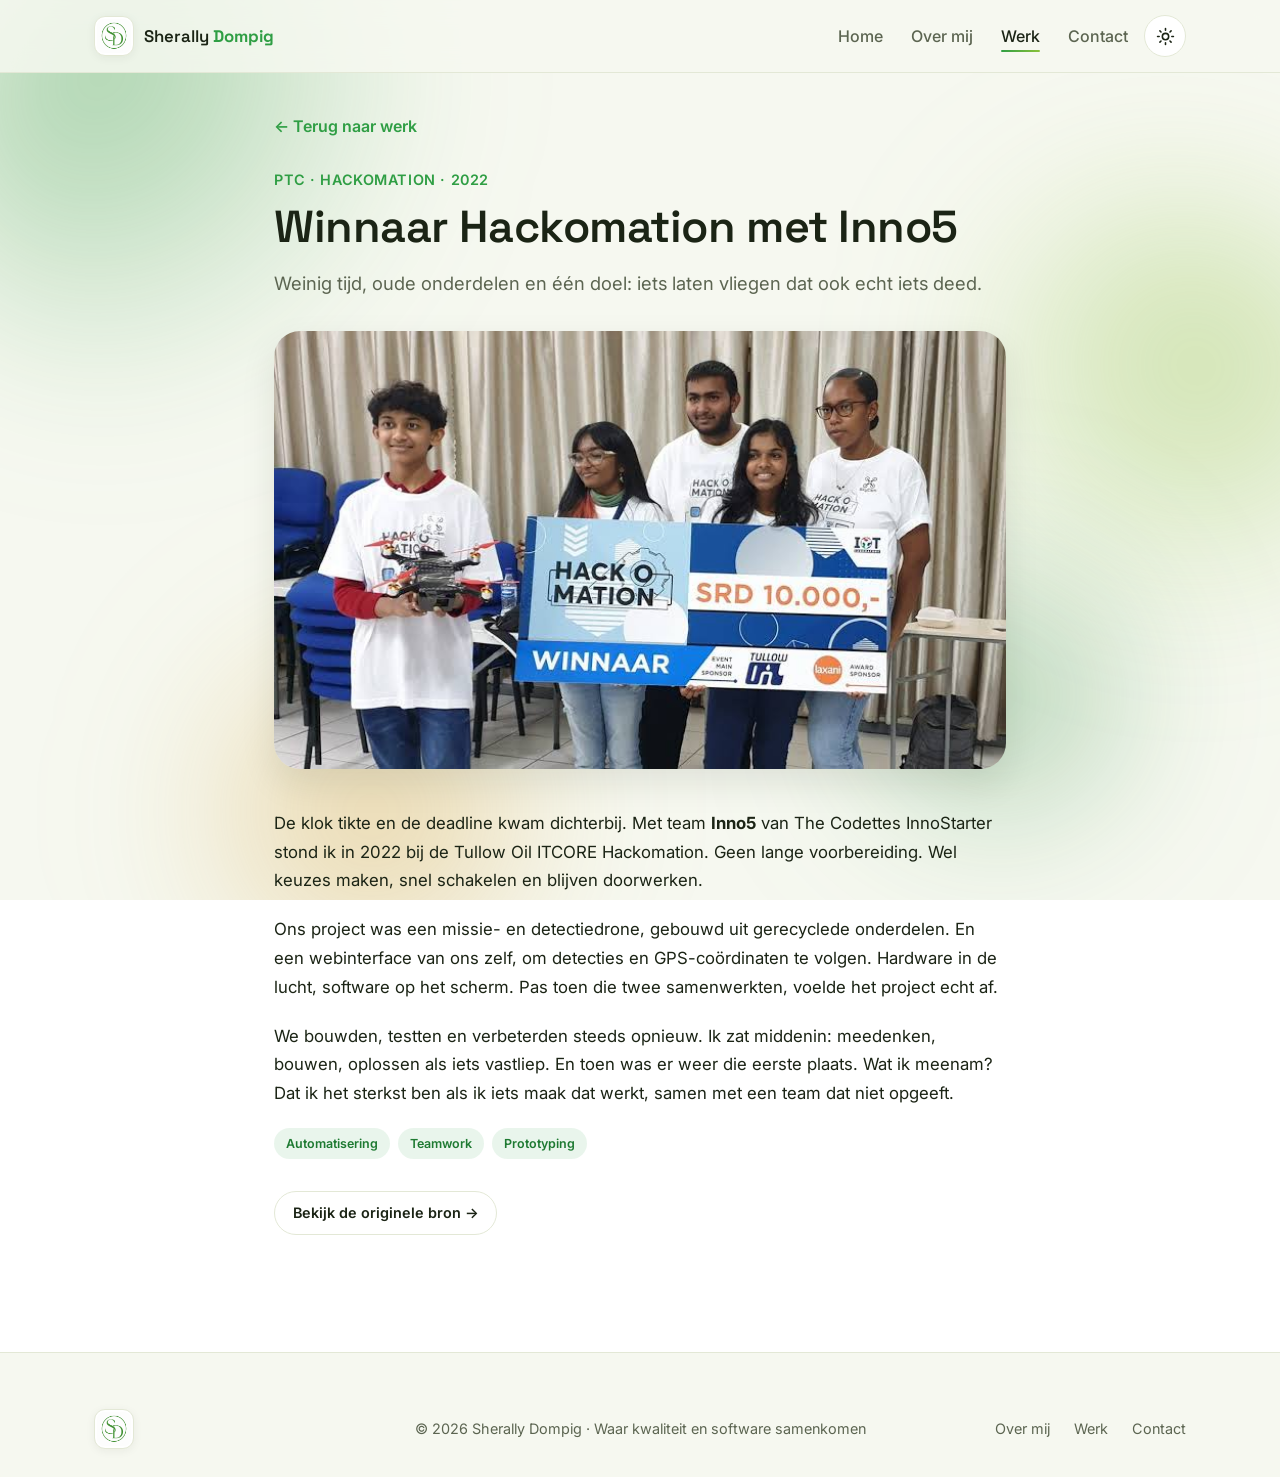
<file: hackomation.html>
<!DOCTYPE html>
<html lang="nl" data-theme="light">
<head>
  <meta charset="UTF-8" />
  <meta name="viewport" content="width=device-width, initial-scale=1.0" />
  <meta name="description" content="Artikel over de winst van Hackomation 2022 met team Inno5: een multifunctionele missie- en detectiedrone, ontwikkeld door Sherally Dompig en haar team." />
  <title>Winnaar Hackomation — Sherally Dompig</title>

  <link rel="preconnect" href="https://fonts.googleapis.com" />
  <link rel="preconnect" href="https://fonts.gstatic.com" crossorigin />
  <link href="https://fonts.googleapis.com/css2?family=Space+Grotesk:wght@500;600;700&family=Inter:wght@400;500;600;700&display=swap" rel="stylesheet" />
  <link rel="stylesheet" href="css/main.css" />
  <link rel="stylesheet" href="css/work.css" />
  <link rel="stylesheet" href="css/article.css" />
</head>
<body class="has-glow">
  <header class="site-header">
    <nav class="nav container">
      <a href="index.html" class="logo" aria-label="Sherally Dompig — home">
        <img src="img/logo.png" alt="Logo Sherally Dompig" class="logo-mark" />
        <span class="logo-text">Sherally <b>Dompig</b></span>
      </a>
      <ul class="nav-menu" id="nav-menu">
        <li><a href="index.html">Home</a></li>
        <li><a href="about.html">Over mij</a></li>
        <li><a href="work.html" class="active">Werk</a></li>
        <li><a href="contact.html">Contact</a></li>
      </ul>
      <div class="nav-actions">
        <button class="theme-toggle" id="theme-toggle" aria-label="Wissel tussen licht en donker thema">
          <svg class="icon-sun" viewBox="0 0 24 24" fill="none" stroke="currentColor" stroke-width="2" stroke-linecap="round" stroke-linejoin="round" aria-hidden="true"><circle cx="12" cy="12" r="4"></circle><path d="M12 2v2M12 20v2M4.93 4.93l1.41 1.41M17.66 17.66l1.41 1.41M2 12h2M20 12h2M6.34 17.66l-1.41 1.41M19.07 4.93l-1.41 1.41"></path></svg>
          <svg class="icon-moon" viewBox="0 0 24 24" fill="none" stroke="currentColor" stroke-width="2" stroke-linecap="round" stroke-linejoin="round" aria-hidden="true"><path d="M21 12.79A9 9 0 1 1 11.21 3 7 7 0 0 0 21 12.79z"></path></svg>
        </button>
        <button class="nav-toggle" id="nav-toggle" aria-label="Menu openen" aria-expanded="false" aria-controls="nav-menu"><span></span><span></span><span></span></button>
      </div>
    </nav>
  </header>

  <main>
    <div class="glow-bg" aria-hidden="true">
      <span class="blob blob-1"></span>
      <span class="blob blob-2"></span>
      <span class="blob blob-3"></span>
      <span class="blob blob-4"></span>
    </div>
    <article class="article container">
      <a href="work.html" class="article-back">&larr; Terug naar werk</a>

      <p class="article-meta">PTC · Hackomation · 2022</p>
      <h1 class="article-title">Winnaar Hackomation met Inno5</h1>
      <p class="article-lead">Weinig tijd, oude onderdelen en één doel: iets laten vliegen dat ook echt iets deed.</p>

      <img class="article-hero-img" src="img/projects/hackomation.png" alt="Winnend team van PTC Hackomation met de winnaarscheque" />

      <div class="article-body">
        <p>De klok tikte en de deadline kwam dichterbij. Met team <strong>Inno5</strong> van
           The Codettes InnoStarter stond ik in 2022 bij de Tullow Oil ITCORE Hackomation.
           Geen lange voorbereiding. Wel keuzes maken, snel schakelen en blijven doorwerken.</p>

        <p>Ons project was een missie- en detectiedrone, gebouwd uit gerecyclede onderdelen.
           En een webinterface van ons zelf, om detecties en GPS-coördinaten te volgen.
           Hardware in de lucht, software op het scherm. Pas toen die twee samenwerkten,
           voelde het project echt af.</p>

        <p>We bouwden, testten en verbeterden steeds opnieuw. Ik zat middenin: meedenken,
           bouwen, oplossen als iets vastliep. En toen was er weer die eerste plaats.
           Wat ik meenam? Dat ik het sterkst ben als ik iets maak dat werkt, samen met
           een team dat niet opgeeft.</p>

        <div class="tags">
          <span class="tag">Automatisering</span>
          <span class="tag">Teamwork</span>
          <span class="tag">Prototyping</span>
        </div>

        <p class="article-source">
          <a href="https://connect.sr/?p=3657" class="btn btn-ghost btn-sm" target="_blank" rel="noopener">Bekijk de originele bron &rarr;</a>
        </p>
      </div>
    </article>
  </main>

  <footer class="site-footer">
    <div class="container">
      <div class="footer-bottom">
        <a href="index.html" class="footer-logo" aria-label="Home"><img src="img/logo.png" alt="Logo Sherally Dompig" class="logo-mark" /></a>
        <p>&copy; <span id="year"></span> Sherally Dompig &middot; Waar kwaliteit en software samenkomen</p>
        <ul class="footer-nav">
          <li><a href="about.html">Over mij</a></li>
          <li><a href="work.html">Werk</a></li>
          <li><a href="contact.html">Contact</a></li>
        </ul>
      </div>
    </div>
  </footer>

  <script src="js/main.js"></script>
</body>
</html>
</file>
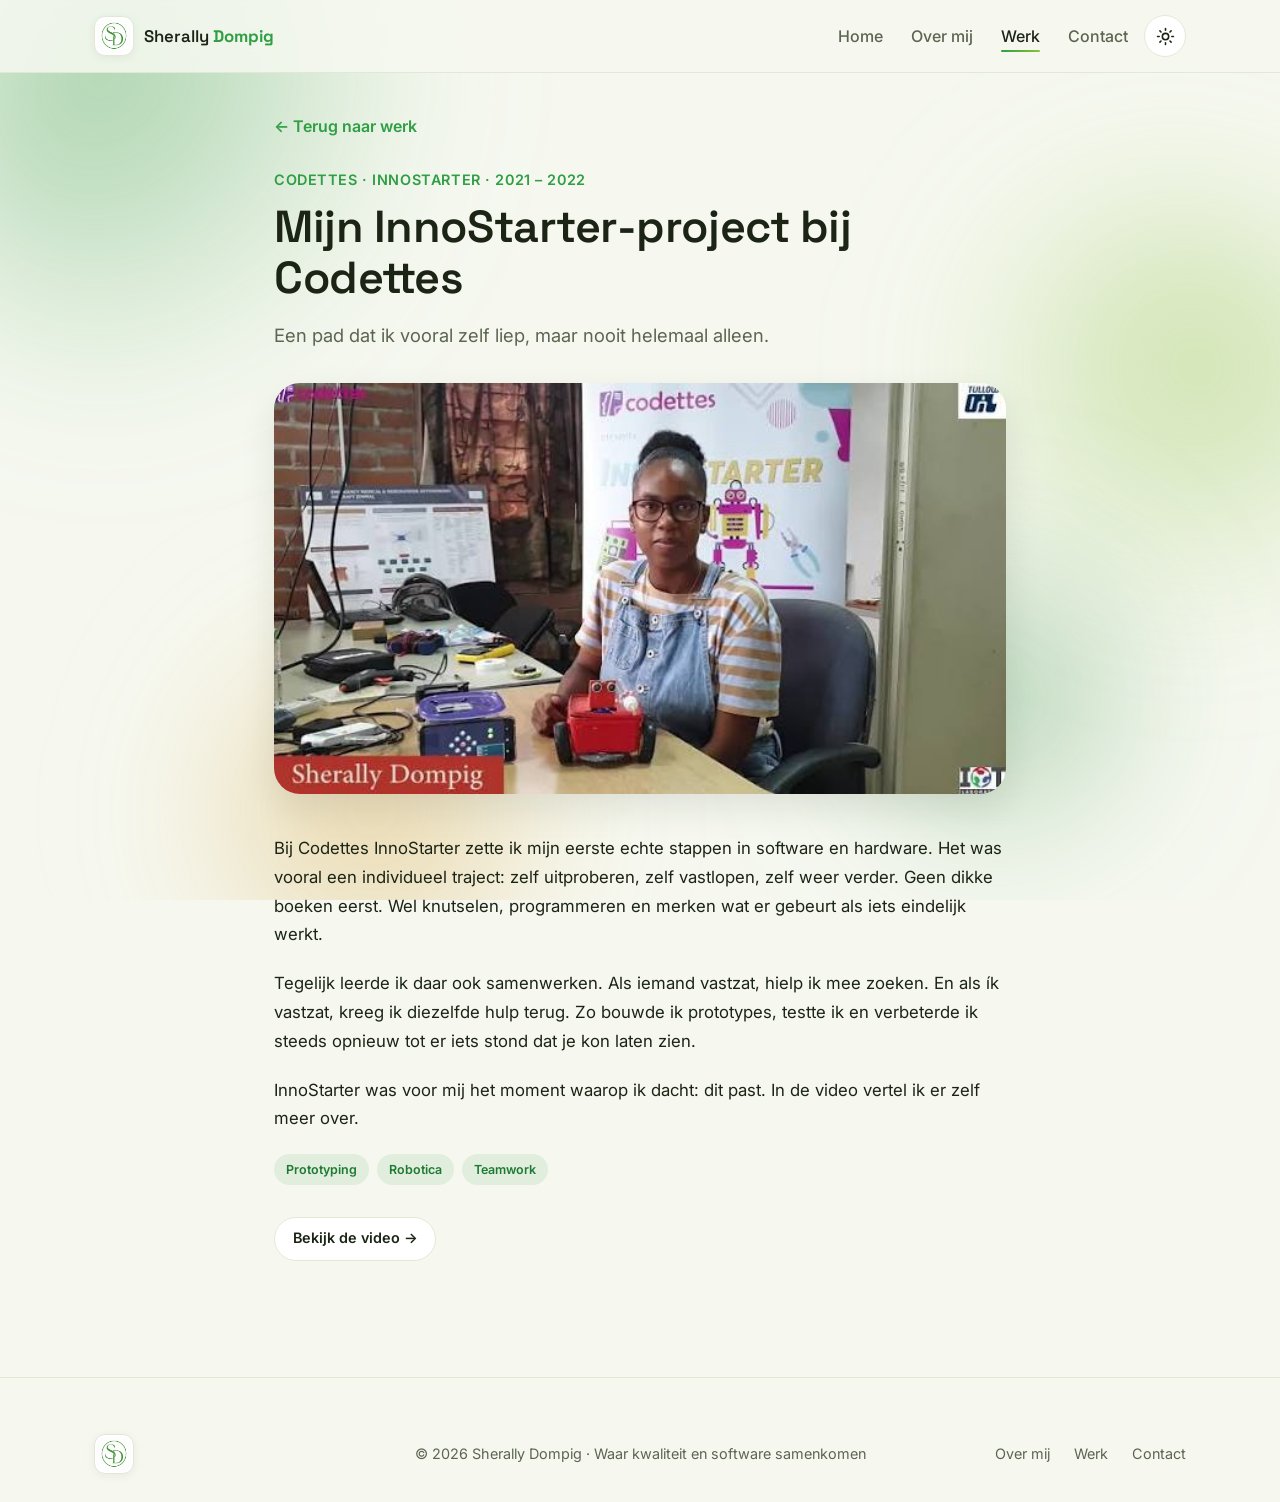
<file: innostarter.html>
<!DOCTYPE html>
<html lang="nl" data-theme="light">
<head>
  <meta charset="UTF-8" />
  <meta name="viewport" content="width=device-width, initial-scale=1.0" />
  <meta name="description" content="Artikel over het Codettes InnoStarter-project van Sherally Dompig: kennismaking met software, hardware en prototyping." />
  <title>InnoStarter-project — Sherally Dompig</title>

  <link rel="preconnect" href="https://fonts.googleapis.com" />
  <link rel="preconnect" href="https://fonts.gstatic.com" crossorigin />
  <link href="https://fonts.googleapis.com/css2?family=Space+Grotesk:wght@500;600;700&family=Inter:wght@400;500;600;700&display=swap" rel="stylesheet" />
  <link rel="stylesheet" href="css/main.css" />
  <link rel="stylesheet" href="css/work.css" />
  <link rel="stylesheet" href="css/article.css" />
</head>
<body>
  <header class="site-header">
    <nav class="nav container">
      <a href="index.html" class="logo" aria-label="Sherally Dompig — home">
        <img src="img/logo.png" alt="Logo Sherally Dompig" class="logo-mark" />
        <span class="logo-text">Sherally <b>Dompig</b></span>
      </a>
      <ul class="nav-menu" id="nav-menu">
        <li><a href="index.html">Home</a></li>
        <li><a href="about.html">Over mij</a></li>
        <li><a href="work.html" class="active">Werk</a></li>
        <li><a href="contact.html">Contact</a></li>
      </ul>
      <div class="nav-actions">
        <button class="theme-toggle" id="theme-toggle" aria-label="Wissel tussen licht en donker thema">
          <svg class="icon-sun" viewBox="0 0 24 24" fill="none" stroke="currentColor" stroke-width="2" stroke-linecap="round" stroke-linejoin="round" aria-hidden="true"><circle cx="12" cy="12" r="4"></circle><path d="M12 2v2M12 20v2M4.93 4.93l1.41 1.41M17.66 17.66l1.41 1.41M2 12h2M20 12h2M6.34 17.66l-1.41 1.41M19.07 4.93l-1.41 1.41"></path></svg>
          <svg class="icon-moon" viewBox="0 0 24 24" fill="none" stroke="currentColor" stroke-width="2" stroke-linecap="round" stroke-linejoin="round" aria-hidden="true"><path d="M21 12.79A9 9 0 1 1 11.21 3 7 7 0 0 0 21 12.79z"></path></svg>
        </button>
        <button class="nav-toggle" id="nav-toggle" aria-label="Menu openen" aria-expanded="false" aria-controls="nav-menu"><span></span><span></span><span></span></button>
      </div>
    </nav>
  </header>

  <main>
    <div class="glow-bg" aria-hidden="true">
      <span class="blob blob-1"></span>
      <span class="blob blob-2"></span>
      <span class="blob blob-3"></span>
      <span class="blob blob-4"></span>
    </div>
    <article class="article container">
      <a href="work.html" class="article-back">&larr; Terug naar werk</a>

      <p class="article-meta">Codettes · InnoStarter · 2021 – 2022</p>
      <h1 class="article-title">Mijn InnoStarter-project bij Codettes</h1>
      <p class="article-lead">Een pad dat ik vooral zelf liep, maar nooit helemaal alleen.</p>

      <img class="article-hero-img" src="img/projects/hackathons.png" alt="Sherally bij het Codettes InnoStarter-project met een gebouwde robot" />

      <div class="article-body">
        <p>Bij Codettes InnoStarter zette ik mijn eerste echte stappen in software en
           hardware. Het was vooral een individueel traject: zelf uitproberen, zelf
           vastlopen, zelf weer verder. Geen dikke boeken eerst. Wel knutselen,
           programmeren en merken wat er gebeurt als iets eindelijk werkt.</p>

        <p>Tegelijk leerde ik daar ook samenwerken. Als iemand vastzat, hielp ik mee
           zoeken. En als ík vastzat, kreeg ik diezelfde hulp terug. Zo bouwde ik
           prototypes, testte ik en verbeterde ik steeds opnieuw tot er iets stond
           dat je kon laten zien.</p>

        <p>InnoStarter was voor mij het moment waarop ik dacht: dit past. In de video
           vertel ik er zelf meer over.</p>

        <div class="tags">
          <span class="tag">Prototyping</span>
          <span class="tag">Robotica</span>
          <span class="tag">Teamwork</span>
        </div>

        <p class="article-source">
          <a href="https://www.youtube.com/watch?v=6Yl1KMa-xTI" class="btn btn-ghost btn-sm" target="_blank" rel="noopener">Bekijk de video &rarr;</a>
        </p>
      </div>
    </article>
  </main>

  <footer class="site-footer">
    <div class="container">
      <div class="footer-bottom">
        <a href="index.html" class="footer-logo" aria-label="Home"><img src="img/logo.png" alt="Logo Sherally Dompig" class="logo-mark" /></a>
        <p>&copy; <span id="year"></span> Sherally Dompig &middot; Waar kwaliteit en software samenkomen</p>
        <ul class="footer-nav">
          <li><a href="about.html">Over mij</a></li>
          <li><a href="work.html">Werk</a></li>
          <li><a href="contact.html">Contact</a></li>
        </ul>
      </div>
    </div>
  </footer>

  <script src="js/main.js"></script>
</body>
</html>
</file>
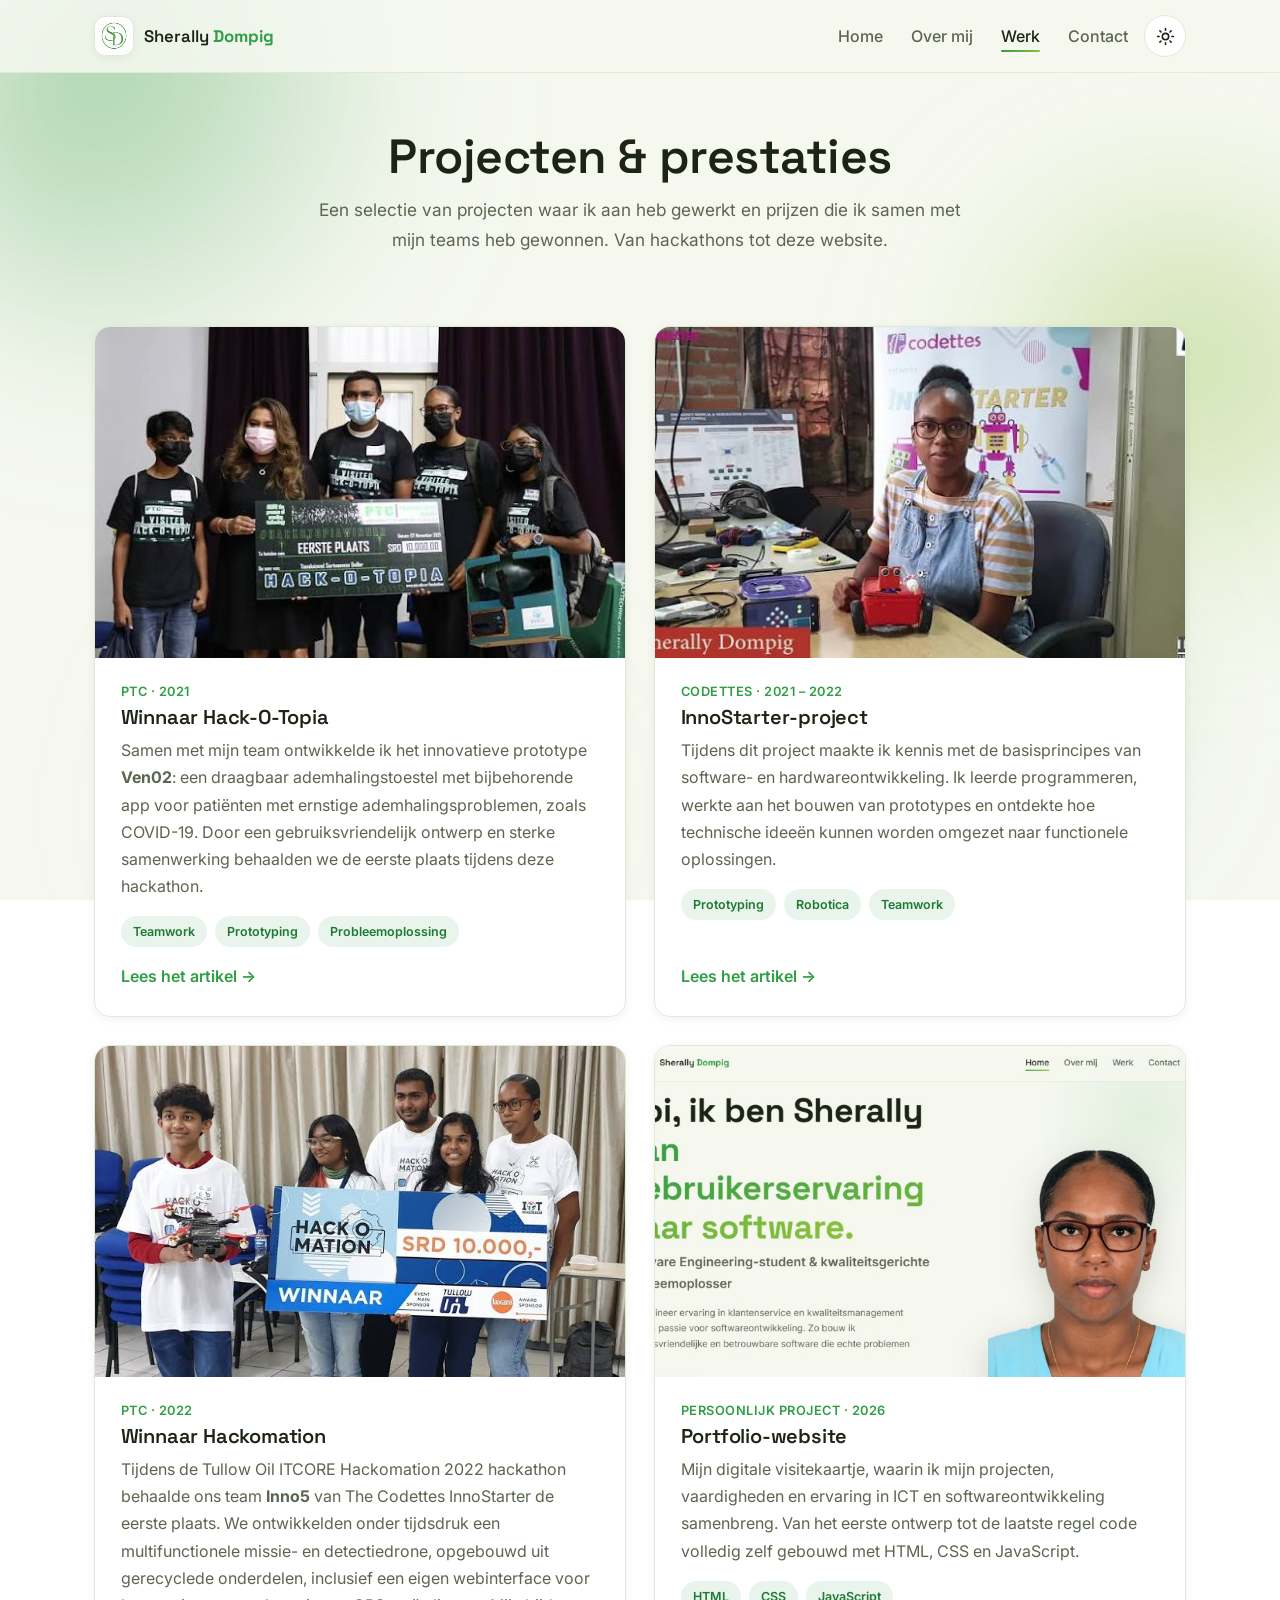
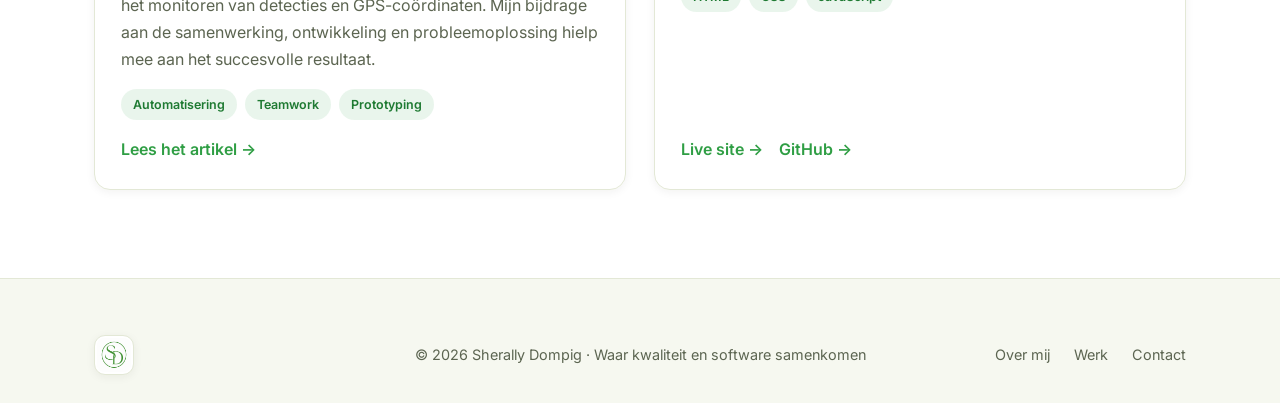
<file: work.html>
<!DOCTYPE html>
<html lang="nl" data-theme="light">
<head>
  <meta charset="UTF-8" />
  <meta name="viewport" content="width=device-width, initial-scale=1.0" />
  <meta name="description" content="Projecten en prestaties van Sherally Dompig: hackathon-winsten, Codettes-projecten en meer." />
  <title>Werk — Sherally Dompig</title>

  <link rel="preconnect" href="https://fonts.googleapis.com" />
  <link rel="preconnect" href="https://fonts.gstatic.com" crossorigin />
  <link href="https://fonts.googleapis.com/css2?family=Space+Grotesk:wght@500;600;700&family=Inter:wght@400;500;600;700&display=swap" rel="stylesheet" />
  <link rel="stylesheet" href="css/main.css" />
  <link rel="stylesheet" href="css/work.css" />
</head>
<body class="has-glow">
  <header class="site-header">
    <nav class="nav container">
      <a href="index.html" class="logo" aria-label="Sherally Dompig — home">
        <img src="img/logo.png" alt="Logo Sherally Dompig" class="logo-mark" />
        <span class="logo-text">Sherally <b>Dompig</b></span>
      </a>
      <ul class="nav-menu" id="nav-menu">
        <li><a href="index.html">Home</a></li>
        <li><a href="about.html">Over mij</a></li>
        <li><a href="work.html" class="active">Werk</a></li>
        <li><a href="contact.html">Contact</a></li>
      </ul>
      <div class="nav-actions">
        <button class="theme-toggle" id="theme-toggle" aria-label="Wissel tussen licht en donker thema">
          <svg class="icon-sun" viewBox="0 0 24 24" fill="none" stroke="currentColor" stroke-width="2" stroke-linecap="round" stroke-linejoin="round" aria-hidden="true"><circle cx="12" cy="12" r="4"></circle><path d="M12 2v2M12 20v2M4.93 4.93l1.41 1.41M17.66 17.66l1.41 1.41M2 12h2M20 12h2M6.34 17.66l-1.41 1.41M19.07 4.93l-1.41 1.41"></path></svg>
          <svg class="icon-moon" viewBox="0 0 24 24" fill="none" stroke="currentColor" stroke-width="2" stroke-linecap="round" stroke-linejoin="round" aria-hidden="true"><path d="M21 12.79A9 9 0 1 1 11.21 3 7 7 0 0 0 21 12.79z"></path></svg>
        </button>
        <button class="nav-toggle" id="nav-toggle" aria-label="Menu openen" aria-expanded="false" aria-controls="nav-menu"><span></span><span></span><span></span></button>
      </div>
    </nav>
  </header>

  <main>
    <div class="glow-bg" aria-hidden="true">
      <span class="blob blob-1"></span>
      <span class="blob blob-2"></span>
      <span class="blob blob-3"></span>
      <span class="blob blob-4"></span>
    </div>
    <section class="page-hero container">
      <h1>Projecten &amp; prestaties</h1>
      <p>Een selectie van projecten waar ik aan heb gewerkt en prijzen die ik samen met mijn
         teams heb gewonnen. Van hackathons tot deze website.</p>
    </section>

    <section class="section-sm container">
      <div class="project-grid">

        <!-- hack-o-topia -->
        <a href="hack-o-topia.html" class="project-card project-card--link reveal">
          <div class="project-thumb">
            <img src="img/projects/hackotopia.png" alt="Prijsuitreiking PTC Hack-O-Topia met de winnende cheque" />
          </div>
          <div class="project-body">
            <p class="meta">PTC · 2021</p>
            <h3>Winnaar Hack-O-Topia</h3>
            <p>Samen met mijn team ontwikkelde ik het innovatieve prototype <strong>Ven02</strong>:
               een draagbaar ademhalingstoestel met bijbehorende app voor patiënten met ernstige
               ademhalingsproblemen, zoals COVID-19. Door een gebruiksvriendelijk ontwerp en sterke
               samenwerking behaalden we de eerste plaats tijdens deze hackathon.</p>
            <div class="tags"><span class="tag">Teamwork</span><span class="tag">Prototyping</span><span class="tag">Probleemoplossing</span></div>
            <span class="project-read-more">Lees het artikel &rarr;</span>
          </div>
        </a>

        <!-- codettes innostarter -->
        <a href="innostarter.html" class="project-card project-card--link reveal">
          <div class="project-thumb">
            <img src="img/projects/hackathons.png" alt="Sherally bij het Codettes InnoStarter-project met een gebouwde robot" />
          </div>
          <div class="project-body">
            <p class="meta">Codettes · 2021 – 2022</p>
            <h3>InnoStarter-project</h3>
            <p>Tijdens dit project maakte ik kennis met de basisprincipes van software- en
               hardwareontwikkeling. Ik leerde programmeren, werkte aan het bouwen van prototypes
               en ontdekte hoe technische ideeën kunnen worden omgezet naar functionele oplossingen.</p>
            <div class="tags"><span class="tag">Prototyping</span><span class="tag">Robotica</span><span class="tag">Teamwork</span></div>
            <span class="project-read-more">Lees het artikel &rarr;</span>
          </div>
        </a>

        <!-- hackomation -->
        <a href="hackomation.html" class="project-card project-card--link reveal">
          <div class="project-thumb">
            <img src="img/projects/hackomation.png" alt="Winnend team van PTC Hackomation met de winnaarscheque" />
          </div>
          <div class="project-body">
            <p class="meta">PTC · 2022</p>
            <h3>Winnaar Hackomation</h3>
            <p>Tijdens de Tullow Oil ITCORE Hackomation 2022 hackathon behaalde ons team
               <strong>Inno5</strong> van The Codettes InnoStarter de eerste plaats. We ontwikkelden
               onder tijdsdruk een multifunctionele missie- en detectiedrone, opgebouwd uit gerecyclede
               onderdelen, inclusief een eigen webinterface voor het monitoren van detecties en
               GPS-coördinaten. Mijn bijdrage aan de samenwerking, ontwikkeling en probleemoplossing
               hielp mee aan het succesvolle resultaat.</p>
            <div class="tags"><span class="tag">Automatisering</span><span class="tag">Teamwork</span><span class="tag">Prototyping</span></div>
            <span class="project-read-more">Lees het artikel &rarr;</span>
          </div>
        </a>

        <!-- deze site zelf -->
        <article class="project-card reveal">
          <div class="project-thumb">
            <img src="img/projects/portfolio.png" alt="Screenshot van de homepagina van deze portfolio-website" />
          </div>
          <div class="project-body">
            <p class="meta">Persoonlijk project · 2026</p>
            <h3>Portfolio-website</h3>
            <p>Mijn digitale visitekaartje, waarin ik mijn projecten, vaardigheden en ervaring in
               ICT en softwareontwikkeling samenbreng. Van het eerste ontwerp tot de laatste regel
               code volledig zelf gebouwd met HTML, CSS en JavaScript.</p>
            <div class="tags"><span class="tag">HTML</span><span class="tag">CSS</span><span class="tag">JavaScript</span></div>
            <div class="project-links">
              <a href="https://sheresitaaaa.github.io" class="link-arrow" target="_blank" rel="noopener">Live site →</a>
              <a href="https://github.com/Sheresitaaaa/sheresitaaaa.github.io" class="link-arrow" target="_blank" rel="noopener">GitHub →</a>
            </div>
          </div>
        </article>

      </div>
    </section>

  </main>

  <footer class="site-footer">
    <div class="container">
      <div class="footer-bottom">
        <a href="index.html" class="footer-logo" aria-label="Home"><img src="img/logo.png" alt="Logo Sherally Dompig" class="logo-mark" /></a>
        <p>&copy; <span id="year"></span> Sherally Dompig &middot; Waar kwaliteit en software samenkomen</p>
        <ul class="footer-nav">
          <li><a href="about.html">Over mij</a></li>
          <li><a href="work.html">Werk</a></li>
          <li><a href="contact.html">Contact</a></li>
        </ul>
      </div>
    </div>
  </footer>

  <script src="js/main.js"></script>
</body>
</html>
</file>
<file: css/main.css>
/* main.css - algemene stijlen voor alle pagina's */

/* kleuren en variabelen */
:root {
  --bg: #f6f8f0;
  --bg-2: #eef2e3;
  --surface: #ffffff;
  --surface-2: #f1f5e8;
  --border: #e3e8d6;
  --text: #1b2415;
  --text-muted: #5c6551;

  --primary: #2f9e44;
  --primary-600: #268a3a;
  --primary-700: #1e7a32;
  --lime: #8bc23a;
  --ochre: #d99a1f;
  --primary-soft: rgba(47, 158, 68, 0.10);
  --gradient: linear-gradient(120deg, #2f9e44 0%, #8bc23a 100%);

  --shadow-sm: 0 2px 10px rgba(27, 36, 21, 0.06);
  --shadow-md: 0 14px 34px rgba(27, 36, 21, 0.10);
  --shadow-lg: 0 26px 60px rgba(27, 36, 21, 0.14);

  --radius-sm: 10px;
  --radius: 16px;
  --radius-lg: 26px;
  --max: 1140px;
  --transition: 0.25s cubic-bezier(0.22, 1, 0.36, 1);

  --font-head: "Space Grotesk", system-ui, sans-serif;
  --font-body: "Inter", system-ui, -apple-system, sans-serif;
}

html[data-theme="dark"] {
  --bg: #0f130c;
  --bg-2: #141a10;
  --surface: #171d12;
  --surface-2: #1e2616;
  --border: #2b331f;
  --text: #eef2e6;
  --text-muted: #a4ae96;

  --primary: #55c96a;
  --primary-600: #45b95a;
  --primary-700: #3aa84e;
  --lime: #a9dd4f;
  --ochre: #f0bd48;
  --primary-soft: rgba(85, 201, 106, 0.14);
  --gradient: linear-gradient(120deg, #55c96a 0%, #a9dd4f 100%);

  --shadow-sm: 0 2px 10px rgba(0, 0, 0, 0.4);
  --shadow-md: 0 14px 34px rgba(0, 0, 0, 0.5);
  --shadow-lg: 0 26px 60px rgba(0, 0, 0, 0.6);
}

/* reset + basis */
* { margin: 0; padding: 0; box-sizing: border-box; }
html {
  scroll-behavior: smooth;
  overflow-x: hidden;
  max-width: 100%;
}

body {
  font-family: var(--font-body);
  background: var(--bg);
  color: var(--text);
  line-height: 1.7;
  -webkit-font-smoothing: antialiased;
  overflow-x: hidden;
  width: 100%;
  max-width: 100%;
  position: relative;
  transition: background var(--transition), color var(--transition);
}

img { max-width: 100%; display: block; }
a { color: inherit; text-decoration: none; }
ul { list-style: none; }

h1, h2, h3, h4 { font-family: var(--font-head); line-height: 1.15; font-weight: 600; letter-spacing: -0.01em; }

.container { width: 100%; max-width: var(--max); margin: 0 auto; padding: 0 1.5rem; }

.accent { color: var(--primary); }
.text-gradient {
  background: var(--gradient);
  -webkit-background-clip: text; background-clip: text;
  -webkit-text-fill-color: transparent;
}

/* header en navigatie */
.site-header {
  position: sticky; top: 0; z-index: 100;
  background: color-mix(in srgb, var(--bg) 85%, transparent);
  backdrop-filter: blur(12px);
  border-bottom: 1px solid var(--border);
}
.nav { display: flex; align-items: center; gap: 1rem; height: 72px; }

.logo { display: inline-flex; align-items: center; gap: 0.6rem; margin-right: auto; font-family: var(--font-head); font-weight: 600; }
.logo-mark {
  width: 40px; height: 40px; border-radius: 11px;
  object-fit: contain; background: #fff;
  border: 1px solid var(--border); padding: 2px;
  box-shadow: var(--shadow-sm);
}
.logo-text { font-size: 1.05rem; }
.logo-text b { color: var(--primary); }

.nav-menu { display: flex; gap: 1.75rem; align-items: center; }
.nav-menu a { color: var(--text-muted); font-weight: 500; position: relative; padding: 0.3rem 0; transition: color var(--transition); }
.nav-menu a:hover, .nav-menu a.active { color: var(--text); }
.nav-menu a.active::after {
  content: ""; position: absolute; left: 0; bottom: -2px;
  width: 100%; height: 2px; border-radius: 2px; background: var(--gradient);
}

.nav-actions { display: flex; align-items: center; gap: 0.6rem; }
.theme-toggle {
  width: 42px; height: 42px; display: grid; place-items: center;
  border-radius: 50%; border: 1px solid var(--border);
  background: var(--surface); color: var(--text); cursor: pointer;
  transition: transform var(--transition), border-color var(--transition);
}
.theme-toggle:hover { transform: rotate(-12deg); border-color: var(--primary); }
.theme-toggle svg { width: 19px; height: 19px; }
.theme-toggle .icon-moon { display: none; }
html[data-theme="dark"] .theme-toggle .icon-sun { display: none; }
html[data-theme="dark"] .theme-toggle .icon-moon { display: block; }

.nav-toggle { display: none; flex-direction: column; gap: 5px; width: 42px; height: 42px; align-items: center; justify-content: center; border: 1px solid var(--border); border-radius: 11px; background: var(--surface); cursor: pointer; }
.nav-toggle span { width: 20px; height: 2px; background: var(--text); border-radius: 2px; transition: var(--transition); }
.nav-toggle[aria-expanded="true"] span:nth-child(1) { transform: translateY(7px) rotate(45deg); }
.nav-toggle[aria-expanded="true"] span:nth-child(2) { opacity: 0; }
.nav-toggle[aria-expanded="true"] span:nth-child(3) { transform: translateY(-7px) rotate(-45deg); }

/* knoppen */
.btn {
  display: inline-flex; align-items: center; gap: 0.5rem;
  padding: 0.8rem 1.5rem; border-radius: 999px;
  font-family: var(--font-body); font-weight: 600; font-size: 0.98rem;
  cursor: pointer; border: 1px solid transparent;
  transition: transform var(--transition), box-shadow var(--transition), background var(--transition), color var(--transition), border-color var(--transition);
}
.btn-primary { background: var(--gradient); color: #fff; box-shadow: 0 10px 24px rgba(47, 158, 68, 0.28); }
.btn-primary:hover { transform: translateY(-2px); box-shadow: 0 16px 32px rgba(47, 158, 68, 0.36); }
.btn-ghost { background: var(--surface); border-color: var(--border); color: var(--text); }
.btn-ghost:hover { transform: translateY(-2px); border-color: var(--primary); color: var(--primary); }
.btn-sm { padding: 0.55rem 1.1rem; font-size: 0.9rem; }

/* secties */
.section { padding-block: 5rem; }
.section-sm { padding-block: 3.5rem; }
.section-head { margin-bottom: 2.5rem; max-width: 640px; }
.section-head.center { margin-left: auto; margin-right: auto; text-align: center; }
.section-head--flush { margin-bottom: 0; }
.section-eyebrow {
  display: inline-flex; align-items: center; gap: 0.5rem;
  font-size: 0.8rem; font-weight: 700; letter-spacing: 0.1em; text-transform: uppercase;
  color: var(--primary); margin-bottom: 0.8rem;
}
.section-eyebrow::before { content: ""; width: 22px; height: 2px; background: var(--gradient); border-radius: 2px; }
.section-head.center .section-eyebrow { justify-content: center; }
.section-title { font-size: clamp(1.7rem, 3.6vw, 2.5rem); }
.section-title--green { color: var(--primary); }
.section-desc { color: var(--text-muted); margin-top: 0.8rem; font-size: 1.05rem; }
.section-title-row { display: flex; align-items: flex-end; justify-content: space-between; flex-wrap: wrap; gap: 1rem; margin-bottom: 2.5rem; }

.link-arrow { color: var(--primary); font-weight: 600; display: inline-flex; align-items: center; gap: 0.4rem; transition: gap var(--transition); }
.link-arrow:hover { gap: 0.7rem; }

/* hero */
.hero {
  position: relative;
  padding-block: 5rem 4rem;
  display: grid;
  grid-template-columns: 0.9fr 1.35fr;
  gap: 2rem;
  align-items: center;
  overflow: hidden;
}
.hero::before {
  content: ""; position: absolute; z-index: -1; top: -80px; right: -60px;
  width: min(420px, 70vw); height: min(420px, 70vw); border-radius: 50%;
  background: radial-gradient(circle, var(--primary-soft), transparent 70%);
}
.hero-eyebrow {
  display: inline-flex; align-items: center; gap: 0.55rem;
  background: var(--surface); border: 1px solid var(--border); color: var(--text-muted);
  padding: 0.45rem 1rem; border-radius: 999px; font-weight: 500; font-size: 0.92rem;
  box-shadow: var(--shadow-sm); margin-bottom: 1.4rem;
}
.status-dot { width: 9px; height: 9px; border-radius: 50%; background: var(--primary); box-shadow: 0 0 0 4px var(--primary-soft); }
.hero-title {
  font-size: clamp(1.15rem, 3.2vw + 0.4rem, 2.85rem);
  font-weight: 700;
  letter-spacing: -0.02em;
  overflow-wrap: anywhere;
  max-width: 100%;
}
@media (min-width: 901px) {
  .hero-title { white-space: nowrap; }
}
.hero-subtitle { font-size: clamp(1.1rem, 2.2vw, 1.5rem); font-weight: 600; color: var(--text-muted); margin: 0.6rem 0 1.2rem; }
.hero-text { color: var(--text-muted); max-width: 52ch; font-size: 1.08rem; margin-bottom: 2rem; }
.hero-actions { display: flex; gap: 1rem; flex-wrap: wrap; }

/* visitekaartje in de hero */
.hero-card {
  background: var(--surface); border: 1px solid var(--border); border-radius: var(--radius-lg);
  padding: 2rem; box-shadow: var(--shadow-lg); position: relative;
}
.hero-card::after { content: ""; position: absolute; inset: 0; border-radius: var(--radius-lg); padding: 1px; background: var(--gradient); -webkit-mask: linear-gradient(#000 0 0) content-box, linear-gradient(#000 0 0); -webkit-mask-composite: xor; mask-composite: exclude; opacity: 0.25; pointer-events: none; }
.hero-avatar {
  width: 84px; height: 84px; border-radius: 22px; background: var(--gradient); color: #fff;
  display: grid; place-items: center; font-family: var(--font-head); font-weight: 700; font-size: 1.9rem;
  box-shadow: var(--shadow-md); margin-bottom: 1.2rem;
}
.hero-card h3 { font-size: 1.3rem; }
.hero-card .role { color: var(--primary); font-weight: 600; margin-bottom: 1.2rem; }
.hero-facts { display: grid; gap: 0.7rem; }
.hero-fact { display: flex; align-items: center; gap: 0.7rem; color: var(--text-muted); font-size: 0.95rem; }
.hero-fact svg { width: 18px; height: 18px; color: var(--primary); flex-shrink: 0; }

/* uitgesneden foto */
.hero-photo { position: relative; display: flex; justify-content: center; align-items: center; }
.hero-photo img {
  width: 100%;
  max-width: min(720px, 48vw);
  height: auto;
  border-radius: 22px;
  filter: drop-shadow(0 18px 30px rgba(27, 36, 21, 0.18));
}

/* cijfers */
.stats { display: grid; grid-template-columns: repeat(4, 1fr); gap: 1.25rem; }
.stat { background: var(--surface); border: 1px solid var(--border); border-radius: var(--radius); padding: 1.5rem; text-align: center; box-shadow: var(--shadow-sm); }
.stat-num { font-family: var(--font-head); font-size: 2.1rem; font-weight: 700; color: var(--primary); }
.stat-label { color: var(--text-muted); font-size: 0.92rem; margin-top: 0.3rem; }

/* kaarten */
.cards { display: grid; grid-template-columns: repeat(auto-fit, minmax(260px, 1fr)); gap: 1.5rem; }
.card { background: var(--surface); border: 1px solid var(--border); border-radius: var(--radius); padding: 1.8rem; box-shadow: var(--shadow-sm); transition: transform var(--transition), box-shadow var(--transition), border-color var(--transition); }
.card:hover { transform: translateY(-5px); box-shadow: var(--shadow-md); border-color: color-mix(in srgb, var(--primary) 40%, var(--border)); }
.card-icon { width: 54px; height: 54px; display: grid; place-items: center; border-radius: 14px; background: var(--primary-soft); color: var(--primary); margin-bottom: 1.1rem; }
.card-icon svg { width: 26px; height: 26px; }
.card-icon--img {
  border-radius: 50%;
  background: #fff;
  padding: 6px;
  border: 1px solid var(--border);
  overflow: hidden;
}
.card-icon--img img { width: 100%; height: 100%; object-fit: contain; }
.card .meta { color: var(--primary); font-weight: 600; font-size: 0.85rem; margin-bottom: 0.35rem; }
.card h3 { font-size: 1.2rem; margin-bottom: 0.5rem; }
.card p { color: var(--text-muted); }

/* projecten */
.project-grid { display: grid; grid-template-columns: repeat(auto-fit, minmax(300px, 1fr)); gap: 1.75rem; }
.project-card { background: var(--surface); border: 1px solid var(--border); border-radius: var(--radius); overflow: hidden; display: flex; flex-direction: column; box-shadow: var(--shadow-sm); transition: transform var(--transition), box-shadow var(--transition); }
.project-card:hover { transform: translateY(-6px); box-shadow: var(--shadow-md); }
.project-thumb { aspect-ratio: 16 / 10; overflow: hidden; position: relative; background: var(--surface-2); }
.project-thumb img { width: 100%; height: 100%; object-fit: cover; transition: transform 0.5s ease; }
.project-card:hover .project-thumb img { transform: scale(1.05); }
.project-thumb--placeholder { display: grid; place-items: center; background: var(--gradient); color: #fff; }
.project-thumb--placeholder svg { width: 54px; height: 54px; opacity: 0.9; }
.project-badge { position: absolute; top: 0.9rem; left: 0.9rem; background: var(--ochre); color: #1b2415; font-size: 0.75rem; font-weight: 700; padding: 0.3rem 0.7rem; border-radius: 999px; }
.project-body { padding: 1.6rem; display: flex; flex-direction: column; flex: 1; }
.project-body .meta {
  color: var(--primary);
  font-weight: 600;
  font-size: 0.8rem;
  letter-spacing: 0.04em;
  text-transform: uppercase;
  line-height: 1.3;
  margin-bottom: 0.35rem;
  flex: 0 0 auto;
}
.project-body h3 { font-size: 1.25rem; margin-bottom: 0.5rem; flex: 0 0 auto; }
.project-body > p { color: var(--text-muted); flex: 0 0 auto; }
.project-body .tags { flex: 0 0 auto; }
/* onderaan uitlijnen: "Lees het artikel" én Live site/GitHub */
.project-links {
  display: flex;
  gap: 1rem;
  margin-top: auto;
  padding-top: 1rem;
}

/* klikbare projectkaarten (home + werk) */
a.project-card { color: inherit; text-decoration: none; }
.project-card--link { cursor: pointer; }
.project-read-more {
  margin-top: auto;
  padding-top: 1rem;
  color: var(--primary);
  font-weight: 600;
  display: inline-flex;
  align-items: center;
  gap: 0.4rem;
  transition: gap var(--transition);
  flex: 0 0 auto;
}
.project-card--link:hover .project-read-more { gap: 0.7rem; }

/* tags */
.tags { display: flex; flex-wrap: wrap; gap: 0.5rem; margin-top: 1rem; }
.tag { font-size: 0.78rem; font-weight: 600; padding: 0.3rem 0.75rem; border-radius: 999px; background: var(--primary-soft); color: var(--primary-700); }
html[data-theme="dark"] .tag { color: var(--primary); }

/* tijdlijn */
.timeline { position: relative; margin-left: 0.5rem; border-left: 2px solid var(--border); }
.timeline-item { position: relative; padding: 0 0 2.2rem 2rem; }
.timeline-item:last-child { padding-bottom: 0; }
.timeline-item::before { content: ""; position: absolute; left: -8px; top: 5px; width: 14px; height: 14px; border-radius: 50%; background: var(--gradient); box-shadow: 0 0 0 4px var(--bg); }
.timeline-date { font-size: 0.85rem; font-weight: 700; color: var(--primary); text-transform: uppercase; letter-spacing: 0.03em; }
.timeline-item h3 { font-size: 1.2rem; margin: 0.3rem 0 0.15rem; }
.timeline-org { color: var(--text-muted); font-weight: 600; margin-bottom: 0.4rem; }
.timeline-org b { color: var(--text); }
.timeline-item p { color: var(--text-muted); }

/* skills */
.skills-grid { display: grid; grid-template-columns: repeat(auto-fit, minmax(260px, 1fr)); gap: 1.75rem; }
.panel { background: var(--surface); border: 1px solid var(--border); border-radius: var(--radius); padding: 1.8rem; box-shadow: var(--shadow-sm); }
.panel h3 { font-size: 1.15rem; margin-bottom: 1.2rem; display: flex; align-items: center; gap: 0.6rem; }
.panel h3 svg { width: 22px; height: 22px; color: var(--primary); }
.skill-pills { display: flex; flex-wrap: wrap; gap: 0.6rem; }
.skill { padding: 0.55rem 1.05rem; border-radius: 999px; background: var(--surface-2); border: 1px solid var(--border); font-weight: 500; font-size: 0.95rem; transition: transform var(--transition), border-color var(--transition), color var(--transition); }
.skill:hover { transform: translateY(-3px); border-color: var(--primary); color: var(--primary); }

/* talen */
.lang-list { display: grid; gap: 1.1rem; }
.lang-top { display: flex; justify-content: space-between; font-weight: 600; margin-bottom: 0.4rem; }
.lang-top span:last-child { color: var(--text-muted); font-weight: 500; font-size: 0.9rem; }
.lang-bar { height: 9px; border-radius: 999px; background: var(--surface-2); overflow: hidden; }
.lang-bar i { display: block; height: 100%; border-radius: 999px; background: var(--gradient); }

/* certificaten / chips */
.chips { display: flex; flex-wrap: wrap; gap: 0.7rem; }
.chip { display: inline-flex; align-items: center; gap: 0.5rem; padding: 0.6rem 1rem; border-radius: 999px; background: var(--surface); border: 1px solid var(--border); font-weight: 500; font-size: 0.92rem; box-shadow: var(--shadow-sm); }
.chip svg { width: 16px; height: 16px; color: var(--primary); }
.chip.gold { border-color: color-mix(in srgb, var(--ochre) 50%, var(--border)); }
.chip.gold svg { color: var(--ochre); }

/* call to action */
.cta { position: relative; background: var(--gradient); border-radius: var(--radius-lg); padding: 3.5rem 2rem; text-align: center; color: #fff; overflow: hidden; box-shadow: var(--shadow-lg); }
.cta h2 { font-size: clamp(1.8rem, 4vw, 2.6rem); margin-bottom: 0.8rem; }
.cta p { max-width: 46ch; margin: 0 auto 1.8rem; opacity: 0.95; }
.cta .btn-ghost { background: rgba(255, 255, 255, 0.16); border-color: rgba(255, 255, 255, 0.45); color: #fff; }
.cta .btn-ghost:hover { background: rgba(255, 255, 255, 0.28); color: #fff; }
.cta .btn-light { background: #fff; color: var(--primary-700); }
.cta .btn-light:hover { transform: translateY(-2px); }

/* hero van de subpagina's */
.page-hero { padding-block: 3.5rem 1rem; }
.page-hero .section-eyebrow { margin-bottom: 0.6rem; }
.page-hero h1 { font-size: clamp(2rem, 5vw, 3rem); }
.page-hero p { color: var(--text-muted); margin-top: 0.7rem; max-width: 60ch; font-size: 1.08rem; }

/* footer */
.site-footer { background: var(--bg); border-top: 1px solid var(--border); padding: 3.5rem 0 1.75rem; margin-top: 2rem; }
.footer-top { display: grid; grid-template-columns: 1.5fr 1fr 1fr; gap: 2rem; margin-bottom: 2.5rem; }
.footer-brand .logo { margin-bottom: 1rem; }
.footer-brand p { color: var(--text-muted); max-width: 34ch; }
.footer-col h4 { font-size: 0.85rem; text-transform: uppercase; letter-spacing: 0.08em; color: var(--text-muted); margin-bottom: 1rem; }
.footer-col ul { display: grid; gap: 0.6rem; }
.footer-col a { color: var(--text); font-weight: 500; transition: color var(--transition); }
.footer-col a:hover { color: var(--primary); }
.footer-bottom { display: grid; grid-template-columns: 1fr auto 1fr; align-items: center; gap: 1rem; color: var(--text-muted); font-size: 0.9rem; }
.footer-bottom > p { grid-column: 2; text-align: center; margin: 0; }
.footer-logo { grid-column: 1; justify-self: start; display: inline-flex; }
.footer-nav { grid-column: 3; justify-self: end; display: flex; gap: 1.5rem; list-style: none; margin: 0; padding: 0; }
.footer-nav a { color: var(--text-muted); text-decoration: none; transition: color var(--transition); }
.footer-nav a:hover { color: var(--primary); }

/* scroll-animatie */
.reveal { opacity: 0; transform: translateY(26px); transition: opacity 0.6s ease, transform 0.6s ease; }
.reveal.is-visible { opacity: 1; transform: none; }

/* zachte, gedeelde gloed-achtergrond (home, werk, contact, artikelen) */
body.has-glow {
  background: transparent;
  display: flex;
  flex-direction: column;
  min-height: 100vh;
  overflow-x: hidden;
  max-width: 100%;
}
body.has-glow main { flex: 1 0 auto; }
body.has-glow .site-footer { position: relative; z-index: 1; }

.glow-bg {
  position: fixed;
  inset: 0;
  z-index: -1;
  overflow: hidden;
  pointer-events: none;
  background: var(--bg);
  width: 100%;
  max-width: 100%;
  /* voorkomt horizontale scroll door blobs op iOS */
  contain: paint;
}
.glow-bg .blob {
  position: absolute;
  border-radius: 50%;
  filter: blur(72px);
  opacity: 0.42;
  will-change: transform;
  mix-blend-mode: multiply;
}
html[data-theme="dark"] .glow-bg .blob {
  mix-blend-mode: screen;
  opacity: 0.38;
}
.glow-bg .blob-1 {
  width: 42vmax; height: 42vmax;
  top: -8vmax; left: -6vmax;
  background: radial-gradient(circle at 30% 30%, var(--primary), transparent 66%);
  animation: blob-move-1 18s ease-in-out infinite;
}
.glow-bg .blob-2 {
  width: 36vmax; height: 36vmax;
  top: 14vmax; right: -8vmax;
  background: radial-gradient(circle at 60% 40%, var(--lime), transparent 66%);
  animation: blob-move-2 22s ease-in-out infinite;
}
.glow-bg .blob-3 {
  width: 34vmax; height: 34vmax;
  bottom: -10vmax; left: 12vmax;
  background: radial-gradient(circle at 50% 50%, var(--ochre), transparent 68%);
  animation: blob-move-3 26s ease-in-out infinite;
}
.glow-bg .blob-4 {
  width: 28vmax; height: 28vmax;
  bottom: 2vmax; right: 8vmax;
  background: radial-gradient(circle at 50% 50%, var(--primary-600), transparent 68%);
  animation: blob-move-4 20s ease-in-out infinite;
}

@keyframes blob-move-1 {
  0%, 100% { transform: translate(0, 0) scale(1); }
  33% { transform: translate(10vmax, 8vmax) scale(1.08); }
  66% { transform: translate(-6vmax, 12vmax) scale(0.96); }
}
@keyframes blob-move-2 {
  0%, 100% { transform: translate(0, 0) scale(1); }
  33% { transform: translate(-12vmax, 10vmax) scale(1.06); }
  66% { transform: translate(-5vmax, -8vmax) scale(1.1); }
}
@keyframes blob-move-3 {
  0%, 100% { transform: translate(0, 0) scale(1); }
  50% { transform: translate(12vmax, -10vmax) scale(1.12); }
}
@keyframes blob-move-4 {
  0%, 100% { transform: translate(0, 0) scale(1); }
  50% { transform: translate(-10vmax, -12vmax) scale(0.92); }
}

/* responsive */
@media (max-width: 900px) {
  .hero { grid-template-columns: 1fr; gap: 2.5rem; padding-top: 3rem; }
  .hero-photo img { max-width: min(520px, 86vw); }
  .hero-card { max-width: 440px; }
  .stats { grid-template-columns: repeat(2, 1fr); }
  .footer-top { grid-template-columns: 1fr 1fr; }
  .footer-brand { grid-column: 1 / -1; }
  .section-title { overflow-wrap: break-word; }
  .container { padding-left: 1.15rem; padding-right: 1.15rem; }
  .glow-bg .blob-1,
  .glow-bg .blob-2,
  .glow-bg .blob-3,
  .glow-bg .blob-4 {
    width: 28vmax;
    height: 28vmax;
  }
}

@media (max-width: 680px) {
  .nav-toggle { display: flex; }
  .nav-menu {
    position: absolute; top: 72px; left: 0; right: 0;
    flex-direction: column; align-items: stretch; gap: 0;
    background: var(--surface); border-bottom: 1px solid var(--border);
    box-shadow: var(--shadow-md); max-height: 0; overflow: hidden; transition: max-height var(--transition);
  }
  .nav-menu.open { max-height: 340px; }
  .nav-menu a { padding: 1rem 1.5rem; }
  .nav-menu a.active::after { display: none; }
  .section { padding-block: 3.5rem; }
  .stats { grid-template-columns: 1fr 1fr; }
  .footer-top { grid-template-columns: 1fr; }
  .footer-bottom { grid-template-columns: 1fr; justify-items: center; text-align: center; gap: 1.25rem; }
  .footer-bottom > p,
  .footer-logo,
  .footer-nav { grid-column: 1; justify-self: center; }
}

@media (prefers-reduced-motion: reduce) {
  * { animation: none !important; transition: none !important; }
  .reveal { opacity: 1; transform: none; }
  .glow-bg .blob { animation: none !important; }
}
</file>
<file: css/about.css>
/* about */

.about-page { position: relative; }

/* golf bg */
.about-hero {
  position: relative;
  overflow: hidden;
  background: linear-gradient(180deg, var(--bg) 42%, #dcecc4 100%);
  padding-bottom: 5rem;
}
/* dark: golfkleur */
html[data-theme="dark"] .about-hero {
  background: linear-gradient(180deg, var(--bg) 35%, #1a2614 100%);
}
.about-waves {
  position: absolute;
  left: 0;
  right: 0;
  top: 22%; 
  bottom: 0;
  height: auto;
  z-index: 0;
  pointer-events: none;
}
.about-waves svg {
  width: 110%;
  height: 100%;
  display: block;
  margin-left: -5%;
}
.about-waves .wave {
  transform-box: fill-box;
  transform-origin: center bottom;
}
.about-waves .wave-1 { animation: wave-drift 8s ease-in-out infinite; }
.about-waves .wave-2 { animation: wave-drift 10s ease-in-out infinite reverse; }
.about-waves .wave-3 { animation: wave-drift 7s ease-in-out infinite; }
.about-waves .wave-4 { animation: wave-drift 9s ease-in-out infinite reverse; }
.about-waves .wave-5 { animation: wave-drift 11s ease-in-out infinite; }

html[data-theme="dark"] .about-waves .wave-1 { fill: #1e2a18; }
html[data-theme="dark"] .about-waves .wave-2 { fill: #243220; }
html[data-theme="dark"] .about-waves .wave-3 { fill: #2c3c26; }
html[data-theme="dark"] .about-waves .wave-4 { fill: #35482c; }
html[data-theme="dark"] .about-waves .wave-5 { fill: #3f5433; }

@keyframes wave-drift {
  0%, 100% { transform: translateX(0) translateY(0); }
  25% { transform: translateX(2.5%) translateY(-1.5%); }
  50% { transform: translateX(-3.5%) translateY(1%); }
  75% { transform: translateX(1.5%) translateY(-0.8%); }
}
/* intro */
.about-intro {
  position: relative;
  z-index: 1;
  display: flex;
  gap: 3rem;
  padding-top: 3.5rem;
  padding-bottom: 3.5rem;
  align-items: stretch;
}
.about-intro-photo {
  flex-basis: 40%;
  display: flex;
  flex-direction: column;
  justify-content: flex-start;
}
.about-intro-text {
  flex-basis: 60%;
  display: flex;
  flex-direction: column;
  gap: 1.5rem;
  justify-content: center;
}
.about-portrait {
  display: flex;
  justify-content: center;
  align-items: flex-end;
}
.about-portrait img {
  width: 100%;
  max-width: 400px;
  height: auto;
  display: block;
  border-radius: 22px;
  filter: drop-shadow(0 18px 30px rgba(27, 36, 21, 0.18));
}

.about-intro-head .section-eyebrow { margin-bottom: 0.8rem; }
.about-intro-head h1 {
  font-size: clamp(1.8rem, 4vw, 2.7rem);
  line-height: 1.12;
  margin-bottom: 0;
}
.about-intro-subtitle {
  font-family: var(--font-head);
  font-weight: 600;
  font-size: clamp(1.15rem, 2.4vw, 1.45rem);
  line-height: 1.3;
  color: var(--text-muted);
  margin-top: 0.45rem;
}

/* glass cards */
.glass-card {
  background: color-mix(in srgb, var(--surface) 72%, transparent);
  backdrop-filter: blur(14px);
  -webkit-backdrop-filter: blur(14px);
  border: 1px solid var(--border);
  border-radius: var(--radius-lg);
  box-shadow: var(--shadow-md);
}
.about-intro-card {
  padding: 2rem;
  line-height: 1.75;
  color: var(--text);
  font-size: 1.02rem;
  display: flex;
  flex-direction: column;
  gap: 1rem;
}

/* pad */
.about-path {
  padding-top: 3.5rem;
  padding-bottom: 3.5rem;
  display: flex;
  flex-direction: column;
  gap: 1.5rem;
}
.about-path-title { display: flex; flex-direction: column; gap: 0.4rem; }
.about-page .section-eyebrow::before { display: none; }
.about-path-content { display: flex; gap: 1.75rem; align-items: stretch; }

.path-origin { flex-basis: 62%; padding: 2rem; }
/* dark: contrast */
html[data-theme="dark"] .path-origin {
  background: var(--surface-2);
  border-color: var(--border);
  box-shadow: var(--shadow-md);
}
.path-origin-icon {
  width: 44px;
  height: 44px;
  color: var(--primary);
  margin-bottom: 0.85rem;
}
.path-origin-icon svg {
  width: 44px;
  height: 44px;
  display: block;
  transform-origin: bottom center;
  animation: plant-sway 2.8s ease-in-out infinite;
}

/* plant animatie */
@keyframes plant-sway {
  0%, 100% { transform: rotate(-8deg); }
  50% { transform: rotate(8deg); }
}
.path-philosophy {
  flex-basis: 38%;
  background: var(--gradient);
  color: #fff;
  border-radius: var(--radius-lg);
  padding: 2rem;
  display: flex;
  flex-direction: column;
  gap: 1rem;
  box-shadow: var(--shadow-md);
}
.path-philosophy-icon {
  width: 44px;
  height: 44px;
  overflow: visible;
}
.path-philosophy-icon svg {
  width: 44px;
  height: 44px;
  color: #fff;
  display: block;
  transform-origin: center;
  animation: rocket-launch 3.2s ease-in-out infinite;
}

/* raket animatie */
@keyframes rocket-launch {
  0%, 12% {
    transform: translate(0, 0) rotate(0deg) scale(1);
    opacity: 1;
  }
  45% {
    transform: translate(36px, -48px) rotate(-18deg) scale(0.85);
    opacity: 0;
  }
  46% {
    transform: translate(-10px, 14px) rotate(10deg) scale(0.9);
    opacity: 0;
  }
  72% {
    transform: translate(0, 0) rotate(0deg) scale(1);
    opacity: 1;
  }
  100% {
    transform: translate(0, 0) rotate(0deg) scale(1);
    opacity: 1;
  }
}
.path-philosophy-body { display: flex; flex-direction: column; }

.path-heading { font-size: 1.4rem; margin-bottom: 0.8rem; }
.path-heading.inverted { color: #fff; }
.path-text {
  display: flex;
  flex-direction: column;
  gap: 1rem;
  line-height: 1.7;
  color: var(--text-muted);
}
.path-philosophy .path-text { color: rgba(255, 255, 255, 0.92); }

/* opleidingen */
.about-standings {
  display: flex;
  gap: 2.5rem;
  padding-top: 3.5rem;
  padding-bottom: 4rem;
  align-items: flex-start;
}
.about-academic { flex-basis: 100%; width: 100%; }

.icon-title {
  display: flex;
  align-items: center;
  gap: 0.6rem;
  margin-bottom: 1.25rem;
}
.it-icon { color: var(--primary); display: inline-flex; }
.it-icon svg { width: 26px; height: 26px; }

.acad-cards {
  display: grid;
  gap: 1rem;
  /* volle breedte op klein scherm */
  grid-template-columns: 1fr;
}
.acad-card {
  display: flex;
  align-items: center;
  gap: 1rem;
  padding: 1.1rem 1.25rem;
  min-width: 0;
}
/* dark: contrast */
html[data-theme="dark"] .acad-card {
  background: var(--surface-2);
  border-color: var(--border);
  box-shadow: var(--shadow-md);
}
.acad-icon {
  flex-shrink: 0;
  width: 2.5rem;
  height: 2.5rem;
  border-radius: 50%;
  background: var(--primary-soft);
  color: var(--primary);
  display: flex;
  align-items: center;
  justify-content: center;
  overflow: hidden;
}
.acad-icon svg { width: 20px; height: 20px; }
.acad-icon--logo {
  width: 3rem;
  height: 3rem;
  background: #fff;
  border: 1px solid var(--border);
  padding: 3px;
}
.acad-icon--logo img {
  width: 100%;
  height: 100%;
  object-fit: contain;
  display: block;
}
.acad-details { min-width: 0; flex: 1; }
.acad-title { font-family: var(--font-head); font-weight: 700; }
.acad-extra {
  font-size: clamp(0.68rem, 2.4vw + 0.3rem, 0.85rem);
  color: var(--text-muted);
  margin-top: 0.2rem;
  white-space: nowrap;
  max-width: 100%;
  overflow: hidden;
  text-overflow: clip;
  letter-spacing: -0.01em;
}

@media (max-width: 680px) {
  .acad-card {
    padding: 0.95rem 0.9rem;
    gap: 0.7rem;
  }
  .acad-icon--logo {
    width: 2.4rem;
    height: 2.4rem;
  }
  .acad-extra {
    font-size: clamp(0.64rem, 3.1vw, 0.8rem);
  }
}

/* 3 kolommen desktop */
@media (min-width: 1100px) {
  .acad-cards {
    grid-template-columns: repeat(3, 1fr);
  }
  .acad-card {
    flex-direction: column;
    align-items: flex-start;
    gap: 0.85rem;
  }
  .acad-extra {
    font-size: 0.78rem;
    letter-spacing: normal;
  }
}

.core-cards {
  display: grid;
  grid-template-columns: 1fr 1fr;
  gap: 1rem;
}
.core-card {
  display: flex;
  flex-direction: column;
  gap: 0.6rem;
  background: var(--surface);
  border: 1px solid var(--border);
  border-radius: var(--radius);
  padding: 1.5rem;
  box-shadow: var(--shadow-sm);
  transition: transform var(--transition), box-shadow var(--transition);
}
.core-card:hover { transform: translateY(-4px); box-shadow: var(--shadow-md); }
.core-icon { color: var(--primary); display: inline-flex; }
.core-icon svg { width: 26px; height: 26px; }
.core-title { font-family: var(--font-head); font-weight: 700; font-size: 1.05rem; }
.core-desc { color: var(--text-muted); font-size: 0.9rem; line-height: 1.5; }

/* extra */
.about-section { padding-top: 3.5rem; padding-bottom: 3.5rem; }
.about-section--tint { background: var(--bg-2); }

/* skills cirkel */
.skills-orbit {
  position: relative;
  width: min(460px, 88vw);
  aspect-ratio: 1;
  margin: 0.5rem auto 0;
}
.orbit-center {
  position: absolute;
  inset: 0;
  z-index: 2;
  display: grid;
  place-items: center;
  text-align: center;
  pointer-events: none;
}
.orbit-center span {
  font-family: var(--font-head);
  font-weight: 700;
  font-size: clamp(1.1rem, 2.4vw, 1.55rem);
  line-height: 1.2;
  color: var(--text);
}
.orbit {
  position: absolute;
  inset: 0;
  animation: orbit-spin 18s linear infinite;
}
.skills-orbit:hover .orbit { animation-play-state: paused; }
@keyframes orbit-spin { to { transform: rotate(360deg); } }

.orbit-pill {
  --r: 175px;
  --n: 11;
  --i: 0;
  position: absolute;
  top: 50%;
  left: 50%;
  transform:
    translate(-50%, -50%)
    rotate(calc(var(--i) * (360deg / var(--n))))
    translate(var(--r));
  white-space: nowrap;
  background: var(--primary-soft);
  color: var(--primary-700);
  border: 1px solid color-mix(in srgb, var(--primary) 28%, transparent);
  padding: 0.38rem 0.8rem;
  border-radius: 2rem;
  font-size: 0.8rem;
  font-weight: 600;
  box-shadow: var(--shadow-sm);
}

/* pill posities */
.orbit-pill:nth-child(1)  { --i: 0; }
.orbit-pill:nth-child(2)  { --i: 1; }
.orbit-pill:nth-child(3)  { --i: 2; }
.orbit-pill:nth-child(4)  { --i: 3; }
.orbit-pill:nth-child(5)  { --i: 4; }
.orbit-pill:nth-child(6)  { --i: 5; }
.orbit-pill:nth-child(7)  { --i: 6; }
.orbit-pill:nth-child(8)  { --i: 7; }
.orbit-pill:nth-child(9)  { --i: 8; }
.orbit-pill:nth-child(10) { --i: 9; }
.orbit-pill:nth-child(11) { --i: 10; }

/* skills lijst niet meer gebruikt */
.skills-fallback,
.skill-pills { display: none !important; }
.skill {
  background: var(--primary-soft);
  color: var(--primary-700);
  border: 1px solid color-mix(in srgb, var(--primary) 25%, transparent);
  padding: 0.4rem 0.85rem;
  border-radius: 2rem;
  font-size: 0.85rem;
  font-weight: 500;
}

@media (prefers-reduced-motion: reduce) {
  .orbit { animation: none; }
  .path-philosophy-icon svg { animation: none; }
  .path-origin-icon svg { animation: none; }
  .about-waves .wave { animation: none; }
  .about-waves animate { display: none; }
}

/* certs */
/* certs in 2 kolommen */
.award-columns {
  display: grid;
  grid-template-columns: 1fr 1fr;
  gap: 2.5rem 3rem;
  align-items: start;
}
.award-column { text-align: center; }
.award-column-title {
  font-family: var(--font-head);
  font-size: 1.05rem;
  font-weight: 700;
  color: var(--primary);
  margin-bottom: 1rem;
}
.award-list {
  list-style: none;
  display: grid;
  gap: 0.75rem;
  margin: 0;
  padding: 0;
  justify-items: center;
}
.award-list li {
  display: inline-flex;
  align-items: center;
  gap: 0.55rem;
  color: var(--text);
  font-size: 0.98rem;
  line-height: 1.45;
  text-align: center;
}
.award-list li::before {
  content: "";
  width: 7px;
  height: 7px;
  flex-shrink: 0;
  border-radius: 50%;
  background: var(--gradient);
}

@media (max-width: 680px) {
  .award-columns { grid-template-columns: 1fr; gap: 2rem; }
}

.chips { display: flex; flex-wrap: wrap; gap: 0.7rem; }
.chip {
  display: inline-flex;
  align-items: center;
  gap: 0.5rem;
  background: var(--surface);
  border: 1px solid var(--border);
  padding: 0.55rem 1rem;
  border-radius: 2rem;
  font-size: 0.9rem;
  box-shadow: var(--shadow-sm);
}
.chip svg { width: 17px; height: 17px; color: var(--primary); flex-shrink: 0; }
.chip.gold {
  border-color: color-mix(in srgb, var(--ochre) 45%, transparent);
  background: color-mix(in srgb, var(--ochre) 12%, var(--surface));
}
.chip.gold svg { color: var(--ochre); }

/* slot */
.about-outro { padding-top: 1rem; padding-bottom: 4rem; text-align: center; }
.about-outro-text {
  max-width: 640px;
  margin: 0 auto;
  font-family: var(--font-head);
  font-weight: 600;
  font-size: clamp(1.2rem, 2.5vw, 1.6rem);
  line-height: 1.45;
  color: var(--text);
}

/* reveal richting */
.reveal.from-left { transform: translateX(-26px); }
.reveal.from-right { transform: translateX(26px); }
.reveal.from-left.is-visible,
.reveal.from-right.is-visible { transform: none; }

/* responsive */
@media (max-width: 900px) {
  .about-intro { flex-direction: column-reverse; gap: 2rem; }
  .about-portrait { max-width: 420px; margin: 0 auto; }
  .about-path-content { flex-direction: column; }
  .about-standings { flex-direction: column; gap: 1rem; }
}
/* mobiel: kleinere draaiende cirkel (altijd tonen) */
@media (max-width: 680px) {
  .skills-orbit {
    display: block !important;
    visibility: visible !important;
    opacity: 1 !important;
    width: min(320px, 90vw);
  }
  .orbit {
    animation: orbit-spin 18s linear infinite;
  }
  .orbit-center span {
    font-size: clamp(0.9rem, 4.2vw, 1.2rem);
  }
  .orbit-pill {
    --r: 118px;
    font-size: 0.65rem;
    padding: 0.26rem 0.52rem;
  }
  .skills-fallback,
  .skill-pills { display: none !important; }
}

@media (max-width: 380px) {
  .skills-orbit { width: min(280px, 92vw); }
  .orbit-pill {
    --r: 102px;
    font-size: 0.58rem;
    padding: 0.22rem 0.45rem;
  }
}
@media (max-width: 560px) {
  .core-cards { grid-template-columns: 1fr; }
  .about-intro-card,
  .path-origin,
  .path-philosophy { padding: 1.4rem; }
}
</file>
<file: css/contact.css>
/* contact */

/* grote titel */
.contact-eyebrow {
  font-size: clamp(2rem, 5vw, 3rem);
  line-height: 1.1;
  letter-spacing: 0;
  text-transform: none;
  font-family: var(--font-head);
}
.contact-eyebrow::before { display: none; }

/* hero center */
.page-hero { text-align: center; }
.page-hero p { margin-left: auto; margin-right: auto; }

.contact-layout {
  display: grid;
  grid-template-columns: 1fr;
  gap: 2rem;
  align-items: start;
}

/* info cards */
.contact-info { display: grid; gap: 1rem; max-width: 620px; margin: 0 auto; width: 100%; }
.contact-item {
  display: flex; align-items: center; gap: 1rem;
  background: var(--surface); border: 1px solid var(--border);
  border-radius: var(--radius); padding: 1.1rem 1.25rem;
  box-shadow: var(--shadow-sm);
  transition: transform var(--transition), border-color var(--transition), box-shadow var(--transition);
}
.contact-item:not(.is-static):hover {
  transform: translateY(-3px);
  border-color: var(--primary);
  box-shadow: var(--shadow-md);
}
.contact-ico {
  width: 46px; height: 46px; flex-shrink: 0;
  display: grid; place-items: center; border-radius: 12px;
  background: var(--primary-soft); color: var(--primary);
  transition: transform var(--transition);
}
.contact-item:hover .contact-ico { transform: scale(1.06); }
.contact-ico svg { width: 22px; height: 22px; }
.contact-item > span:last-child { display: flex; flex-direction: column; line-height: 1.4; }
.contact-label { font-size: 0.78rem; text-transform: uppercase; letter-spacing: 0.06em; color: var(--text-muted); }
.contact-value { font-weight: 600; word-break: break-word; }

/* oud form (unused) */
.contact-form-wrap h2 { font-size: 1.4rem; }
.form-intro { color: var(--text-muted); margin: 0.4rem 0 1.5rem; }
.contact-form { display: grid; gap: 1.1rem; }
.field { display: flex; flex-direction: column; }
.field label { margin-bottom: 0.4rem; font-weight: 600; font-size: 0.95rem; }
.field input, .field textarea {
  background: var(--bg); border: 1px solid var(--border);
  border-radius: var(--radius-sm); padding: 0.85rem 1rem;
  color: var(--text); font: inherit; resize: vertical;
  transition: border-color var(--transition), box-shadow var(--transition);
}
.field input:focus, .field textarea:focus {
  outline: none; border-color: var(--primary);
  box-shadow: 0 0 0 3px var(--primary-soft);
}
.field input.invalid, .field textarea.invalid { border-color: #e05252; }
.field .error { color: #e05252; font-size: 0.82rem; min-height: 1.1em; margin-top: 0.3rem; }
.form-status { font-weight: 600; min-height: 1.2em; margin-top: 0.25rem; }
.form-status.success { color: var(--primary); }
.form-status.fail { color: #e05252; }

@media (max-width: 820px) {
  .contact-layout { grid-template-columns: 1fr; }
}
</file>
<file: css/work.css>
/* work */

/* hero center */
.page-hero { text-align: center; }
.page-hero p { margin-left: auto; margin-right: auto; }

/* 2 kolommen groot scherm */
@media (min-width: 1000px) {
  .project-grid { grid-template-columns: repeat(2, 1fr); }
}

/* meta niet stretchen */
.project-body .meta { flex: 0 0 auto; }

/* thumb hover */
.project-card:hover .project-thumb--placeholder svg { transform: scale(1.08); transition: transform 0.4s ease; }

/* hele kaart klikbaar */
a.project-card { color: inherit; text-decoration: none; }
.project-card--link { cursor: pointer; }
.project-read-more {
  margin-top: auto;
  padding-top: 1rem;
  color: var(--primary);
  font-weight: 600;
  display: inline-flex;
  align-items: center;
  gap: 0.4rem;
  transition: gap var(--transition);
}
.project-card--link:hover .project-read-more { gap: 0.7rem; }

/* artikel */
.article {
  max-width: 780px;
  padding-top: 2.5rem;
  padding-bottom: 4rem;
}
.article-back {
  display: inline-flex;
  align-items: center;
  gap: 0.4rem;
  color: var(--primary);
  font-weight: 600;
  margin-bottom: 1.75rem;
  transition: gap var(--transition);
}
.article-back:hover { gap: 0.7rem; }
.article-meta {
  color: var(--primary);
  font-weight: 600;
  font-size: 0.9rem;
  text-transform: uppercase;
  letter-spacing: 0.04em;
  margin-bottom: 0.5rem;
}
.article-title { font-size: clamp(1.8rem, 4.5vw, 2.8rem); line-height: 1.15; }
.article-lead {
  color: var(--text-muted);
  font-size: 1.15rem;
  margin: 1rem 0 2rem;
  max-width: 60ch;
}
.article-hero-img {
  width: 100%;
  border-radius: var(--radius-lg);
  box-shadow: var(--shadow-md);
  margin-bottom: 2.5rem;
}
.article-body p { color: var(--text); margin-bottom: 1.3rem; font-size: 1.05rem; }
.article-body h2 { font-size: 1.4rem; margin: 2rem 0 1rem; }
.article-list {
  list-style: none;
  display: grid;
  gap: 0.6rem;
  margin-bottom: 1.5rem;
}
.article-list li {
  position: relative;
  padding-left: 1.5rem;
  color: var(--text);
}
.article-list li::before {
  content: "";
  position: absolute;
  left: 0;
  top: 0.65em;
  width: 8px;
  height: 8px;
  border-radius: 50%;
  background: var(--gradient);
}
.article-source { margin-top: 2rem; }
</file>
<file: css/article.css>
/* artikelen */
</file>
